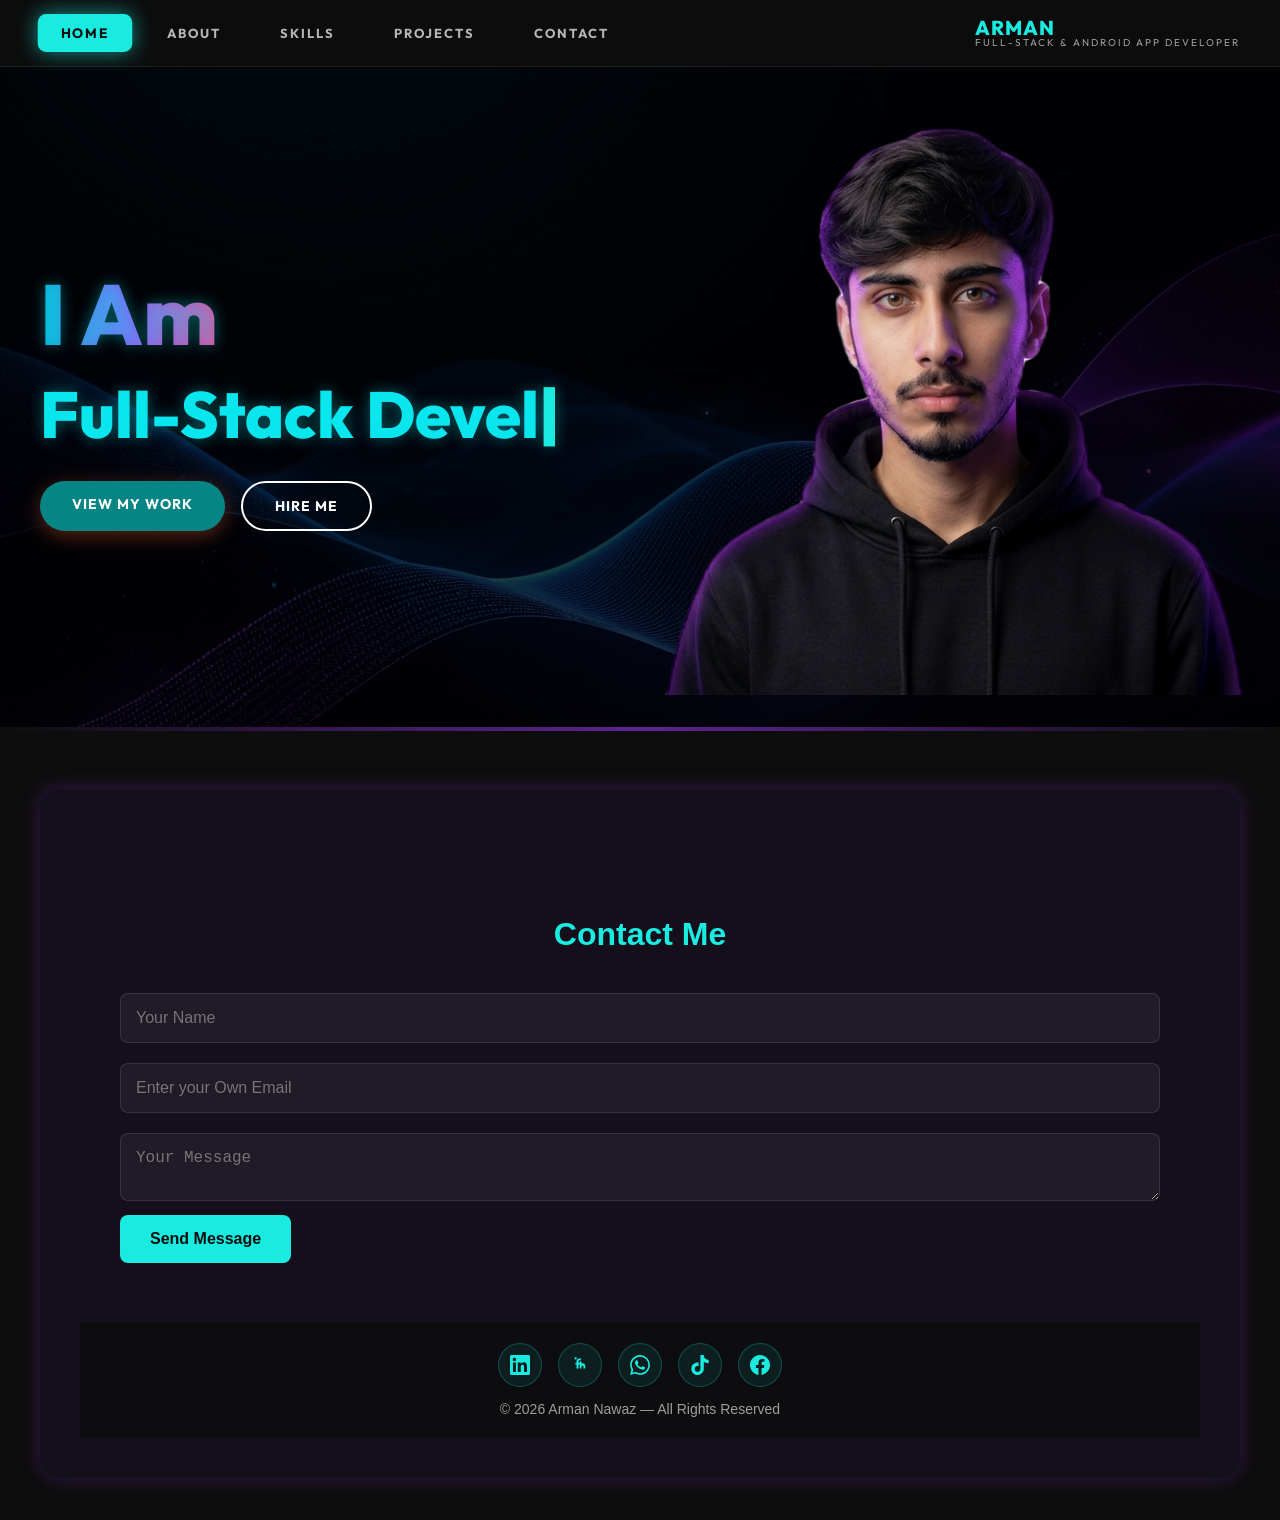
<file: index.html>
<!DOCTYPE html>
<html lang="en">

<head>
  <meta charset="UTF-8" />
  <meta name="viewport" content="width=device-width, initial-scale=1.0" />
  <title>My Portfolio</title>
  <meta name="description" content="Arman Nawaz — Full-Stack & Android App Developer from Pakistan. Building scalable web apps, native Android apps, and complete digital products.">
  <meta property="og:title" content="Arman Nawaz | Full-Stack & Android Developer">
  <meta property="og:description" content="Full-Stack & Android App Developer — Kotlin, React, Node.js, Firebase.">
  <meta property="og:image" content="https://arman.dpdns.org/main.png">
  <meta property="og:url" content="https://arman.dpdns.org/">
  <meta property="og:type" content="website">
  <link rel="icon" type="image/png" href="favicon.png">

  <link rel="preconnect" href="https://fonts.googleapis.com">
  <link rel="preconnect" href="https://fonts.gstatic.com" crossorigin>
  <link href="https://fonts.googleapis.com/css2?family=Outfit:wght@300;400;600;700;800&display=swap" rel="stylesheet">
  <link rel="stylesheet" href="home.css">
</head>

<body>

  <!-- Navigation -->
  <nav>
    <div class="nav-links-desktop">
      <a href="index.html" class="active">Home</a>
      <a href="about.html">About</a>
      <a href="skills.html">Skills</a>
      <a href="project.html">Projects</a>
      <a href="contact.html">Contact</a>
    </div>

    <div class="logo">
      Arman
      <span class="subtitle">Full-Stack & Android App Developer</span>
    </div>

    <input type="checkbox" id="menu-toggle" class="menu-toggle">
    <label for="menu-toggle" class="hamburger">
      <span></span>
      <span></span>
      <span></span>
    </label>
    <div class="nav-links">
      <a href="index.html" class="active">Home</a>
      <a href="about.html">About</a>
      <a href="skills.html">Skills</a>
      <a href="project.html">Projects</a>
      <a href="contact.html">Contact</a>
    </div>
  </nav>

  <!-- Home Section -->
  <section class="hero" id="home">
    <div class="hero-left">
      <h1>
        <span class="intro">I Am</span><br>
        <span id="typed-text"></span><span class="cursor">|</span>
      </h1>

      <!-- NEW: call-to-action buttons -->
      <div class="hero-cta">
        <a href="project.html" class="btn-primary-cta">View My Work</a>
        <a href="contact.html" class="btn-secondary-cta">Hire Me</a>
      </div>
    </div>

    <div class="hero-right">
      <img src="main.png" alt="My Picture">
      <div class="mobile-badge">Full-Stack & Android App Developer</div>
    </div>
  </section>
  <hr>
  <br>
  

  <div class="contact-wrapper">
    <!-- Contact Section -->
    <section class="section contact" id="contact">
      <h2>Contact Me</h2>

      <form action="https://formspree.io/f/xgvqyeon" method="POST">
        <input type="text" name="name" placeholder="Your Name" required>

        <input type="email" name="email" placeholder="Enter your Own Email" required>

        <textarea name="message" placeholder="Your Message" required></textarea>

        <button type="submit">Send Message</button>
      </form>
    </section>

    <!-- Footer -->
    <footer>
      <div class="social-icons-row">
        <a href="https://www.linkedin.com/in/YOUR-LINKEDIN-USERNAME" target="_blank"
           rel="noopener" aria-label="LinkedIn" class="social-icon-link">
          <svg viewBox="0 0 24 24" width="20" height="20" fill="#1aebe0"><path d="M20.447 20.452h-3.554v-5.569c0-1.328-.027-3.037-1.852-3.037-1.853 0-2.136 1.445-2.136 2.939v5.667H9.351V9h3.414v1.561h.046c.477-.9 1.637-1.85 3.37-1.85 3.601 0 4.267 2.37 4.267 5.455v6.286zM5.337 7.433c-1.144 0-2.063-.926-2.063-2.065 0-1.138.92-2.063 2.063-2.063 1.14 0 2.064.925 2.064 2.063 0 1.139-.925 2.065-2.064 2.065zm1.782 13.019H3.555V9h3.564v11.452zM22.225 0H1.771C.792 0 0 .774 0 1.729v20.542C0 23.227.792 24 1.771 24h20.451C23.2 24 24 23.227 24 22.271V1.729C24 .774 23.2 0 22.222 0h.003z"/></svg>
        </a>
        <a href="https://www.fiverr.com/devbyarman" target="_blank"
           rel="noopener" aria-label="Fiverr" class="social-icon-link">
          <svg viewBox="0 0 24 24" width="20" height="20" fill="#1aebe0"><path d="M16.25 16.25v-2.1c0-.98-.67-1.4-1.4-1.4h-1.05v3.5h-2.1V7.75h2.1v2.1h1.05c2.05 0 3.5 1.25 3.5 3.5v2.9h-2.1zm-8.4 0v-4.9h-1.4v-2.1h1.4V7.75c0-1.95 1.3-3.5 3.5-3.5h1.75v2.1h-1.4c-.95 0-1.4.45-1.4 1.4v1.5h2.8v2.1h-2.8v4.9h-2.45zm-1.05-13.65c.78 0 1.4.63 1.4 1.4s-.62 1.4-1.4 1.4-1.4-.62-1.4-1.4.62-1.4 1.4-1.4z"/></svg>
        </a>
        <a href="https://wa.me/923312756193" target="_blank"
           rel="noopener" aria-label="WhatsApp" class="social-icon-link">
          <svg viewBox="0 0 24 24" width="20" height="20" fill="#1aebe0"><path d="M17.472 14.382c-.297-.149-1.758-.867-2.03-.967-.273-.099-.471-.148-.67.15-.197.297-.767.966-.94 1.164-.173.199-.347.223-.644.075-.297-.15-1.255-.463-2.39-1.475-.883-.788-1.48-1.761-1.653-2.059-.173-.297-.018-.458.13-.606.134-.133.298-.347.446-.52.149-.174.198-.298.298-.497.099-.198.05-.371-.025-.52-.075-.149-.669-1.612-.916-2.207-.242-.579-.487-.5-.669-.51-.173-.008-.371-.01-.57-.01-.198 0-.52.074-.792.372-.272.297-1.04 1.016-1.04 2.479 0 1.462 1.065 2.875 1.213 3.074.149.198 2.096 3.2 5.077 4.487.709.306 1.262.489 1.694.625.712.227 1.36.195 1.871.118.571-.085 1.758-.719 2.006-1.413.248-.694.248-1.289.173-1.413-.074-.124-.272-.198-.57-.347m-5.421 7.403h-.004a9.87 9.87 0 01-5.031-1.378l-.361-.214-3.741.982.998-3.648-.235-.374a9.86 9.86 0 01-1.51-5.26c.001-5.45 4.436-9.884 9.888-9.884 2.64 0 5.122 1.03 6.988 2.898a9.825 9.825 0 012.893 6.994c-.003 5.45-4.437 9.884-9.885 9.884m8.413-18.297A11.815 11.815 0 0012.05 0C5.495 0 .16 5.335.157 11.892c0 2.096.547 4.142 1.588 5.945L.057 24l6.305-1.654a11.882 11.882 0 005.683 1.448h.005c6.554 0 11.89-5.335 11.893-11.893a11.821 11.821 0 00-3.48-8.413z"/></svg>
        </a>
        <a href="https://www.tiktok.com/@webyarman" target="_blank"
           rel="noopener" aria-label="TikTok" class="social-icon-link">
          <svg viewBox="0 0 24 24" width="20" height="20" fill="#1aebe0"><path d="M12.525.02c1.31-.02 2.61-.01 3.91-.02.08 1.53.63 3.09 1.75 4.17 1.12 1.11 2.7 1.62 4.24 1.79v4.03c-1.44-.05-2.89-.35-4.2-.97-.57-.26-1.1-.59-1.62-.93-.01 2.92.01 5.84-.02 8.75-.08 1.4-.54 2.79-1.35 3.94-1.31 1.92-3.58 3.17-5.91 3.21-1.43.08-2.86-.31-4.08-1.03-2.02-1.19-3.44-3.37-3.65-5.71-.02-.5-.03-1-.01-1.49.18-1.9 1.12-3.72 2.58-4.96 1.66-1.44 3.98-2.13 6.15-1.72.02 1.48-.04 2.96-.04 4.44-.99-.32-2.15-.23-3.02.37-.63.41-1.11 1.04-1.36 1.75-.21.51-.15 1.07-.14 1.61.24 1.64 1.82 3.02 3.5 3.04 1.12.01 2.19-.66 2.77-1.61.19-.33.4-.67.41-1.06.1-1.79.06-3.57.07-5.36.01-4.03-.01-8.05.02-12.07z"/></svg>
        </a>
        <a href="https://www.facebook.com/profile.php?id=100069053035231&mibextid=ZbWKwL" target="_blank"
           rel="noopener" aria-label="Facebook" class="social-icon-link">
          <svg viewBox="0 0 24 24" width="20" height="20" fill="#1aebe0"><path d="M24 12.073c0-6.627-5.373-12-12-12s-12 5.373-12 12c0 5.99 4.388 10.954 10.125 11.854v-8.385H7.078v-3.47h3.047V9.43c0-3.007 1.792-4.669 4.533-4.669 1.312 0 2.686.235 2.686.235v2.953H15.83c-1.491 0-1.956.925-1.956 1.874v2.25h3.328l-.532 3.47h-2.796v8.385C19.612 23.027 24 18.062 24 12.073z"/></svg>
        </a>
      </div>
      <p class="footer-text">© 2026 Arman Nawaz — All Rights Reserved</p>
    </footer>
  </div>

  <script>
    const texts = [
      "Full-Stack Developer",
      "Software Engineer",
      "Web & Mobile app Developer",
      "Node.js Expert",
      "Android App Developer",
      "Backend Developer",
      "Platform Architect",
      "I can create the best website & APP for your needs"
    ];

    let currentText = 0;
    let charIndex = 0;
    const typedText = document.getElementById("typed-text");

    function type() {
      if (charIndex < texts[currentText].length) {
        typedText.textContent += texts[currentText].charAt(charIndex);
        charIndex++;
        setTimeout(type, 90);
      } else {
        setTimeout(deleteText, 1500);
      }
    }

    function deleteText() {
      if (charIndex > 0) {
        typedText.textContent = texts[currentText].substring(0, charIndex - 1);
        charIndex--;
        setTimeout(deleteText, 50);
      } else {
        currentText = (currentText + 1) % texts.length;
        setTimeout(type, 90);
      }
    }

    type();
  </script>

</body>

</html>
</file>
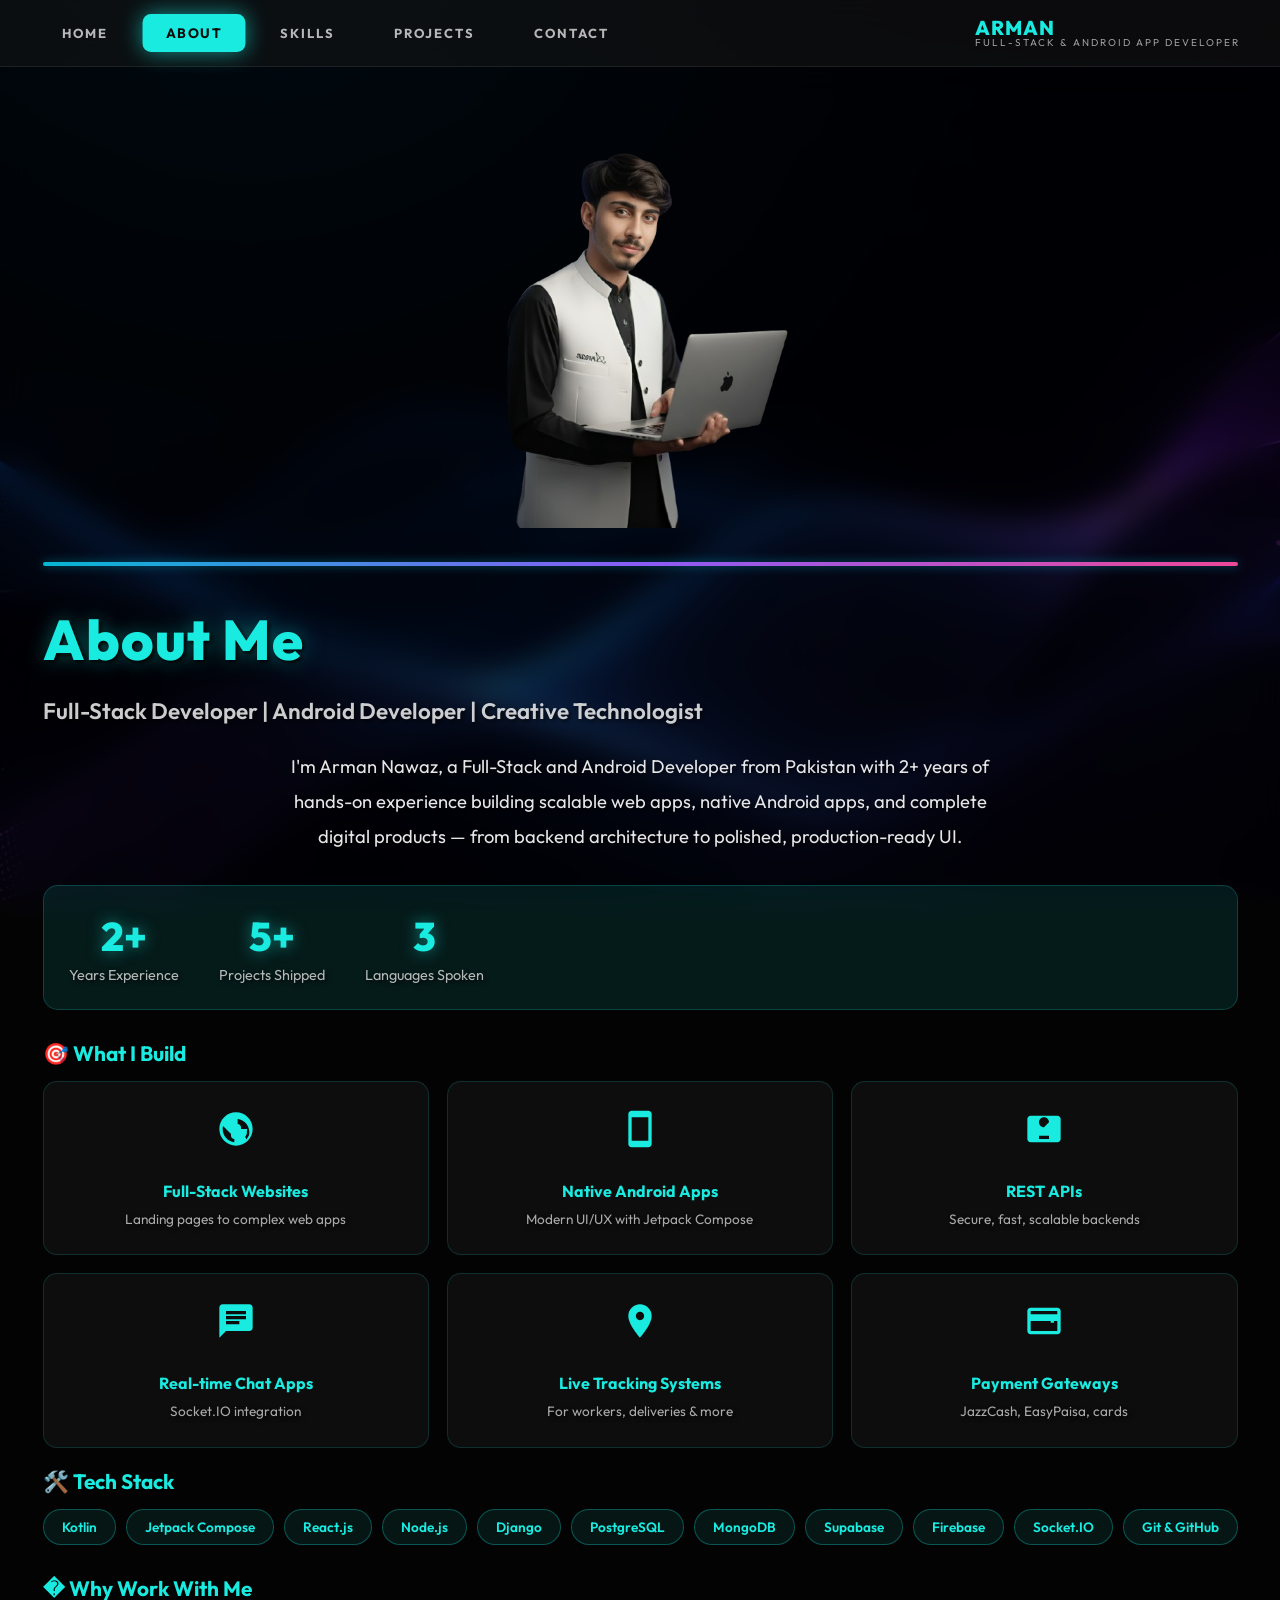
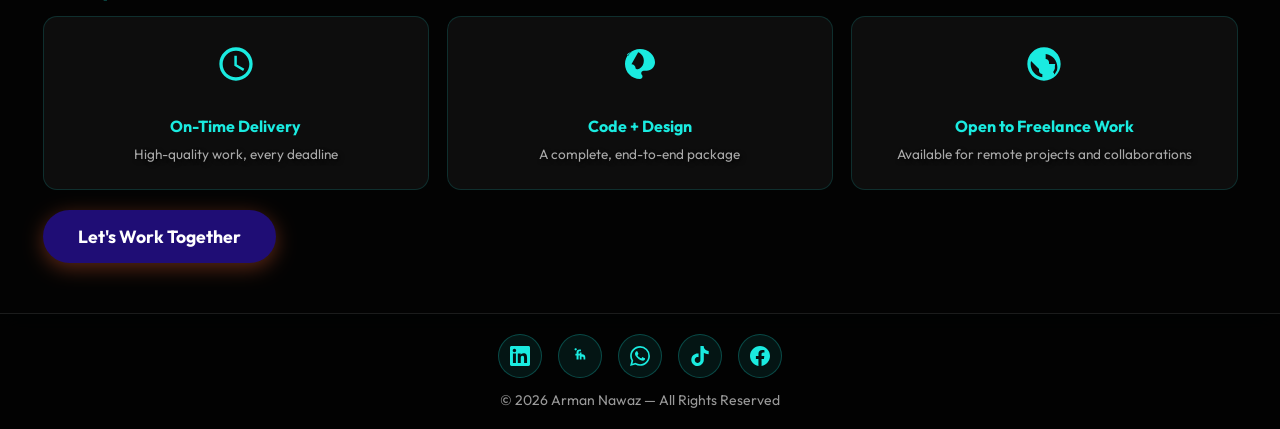
<file: about.html>
<!DOCTYPE html>
<html lang="en">

<head>
  <meta charset="UTF-8">
  <meta name="viewport" content="width=device-width, initial-scale=1.0">
  <title>About Me</title>
  <meta name="description" content="Learn more about Arman Nawaz — Full-Stack & Android Developer from Pakistan with 2+ years of experience in Kotlin, React, Node.js, and Firebase.">
  <meta property="og:title" content="About Me — Arman Nawaz">
  <meta property="og:description" content="Full-Stack & Android Developer — Kotlin, React, Node.js, Firebase. 2+ years experience building scalable applications.">
  <meta property="og:image" content="https://arman.dpdns.org/main.png">
  <meta property="og:url" content="https://arman.dpdns.org/about.html">
  <meta property="og:type" content="website">
  <link rel="icon" type="image/png" href="favicon.png">
  <link rel="preconnect" href="https://fonts.googleapis.com">
  <link rel="preconnect" href="https://fonts.gstatic.com" crossorigin>
  <link href="https://fonts.googleapis.com/css2?family=Outfit:wght@300;400;600;700;800&display=swap" rel="stylesheet">
  <link rel="stylesheet" href="about.css">
</head>

<body>

  <!-- FIX: replaced old left-sidebar nav with the same top nav + hamburger menu used on Home page, for consistency across all pages -->
  <nav>
    <div class="nav-links-desktop">
      <a href="index.html">Home</a>
      <a href="about.html" class="active">About</a>
      <a href="skills.html">Skills</a>
      <a href="project.html">Projects</a>
      <a href="index.html#contact">Contact</a>
    </div>

    <div class="logo">
      Arman
      <span class="subtitle">Full-Stack & Android App Developer</span>
    </div>

    <input type="checkbox" id="menu-toggle" class="menu-toggle">
    <label for="menu-toggle" class="hamburger">
      <span></span>
      <span></span>
      <span></span>
    </label>
    <div class="nav-links">
      <a href="index.html">Home</a>
      <a href="about.html" class="active">About</a>
      <a href="skills.html">Skills</a>
      <a href="project.html">Projects</a>
      <a href="index.html#contact">Contact</a>
    </div>
  </nav>

  <div class="section">
    <div class="about-container">
      <div class="about-image">
        <img src="222222222.png" alt="Arman Nawaz">
      </div>
      <div class="about-text">
        <hr>
        <h1>About Me</h1>
        <h3>Full-Stack Developer | Android Developer | Creative Technologist</h3>

        <p class="about-intro">
          I'm Arman Nawaz, a Full-Stack and Android Developer from Pakistan
          with 2+ years of hands-on experience building scalable web apps,
          native Android apps, and complete digital products — from backend
          architecture to polished, production-ready UI.
        </p>

        <div class="about-stats">
          <div class="stat"><span class="number">2+</span><span class="label">Years Experience</span></div>
          <div class="stat"><span class="number">5+</span><span class="label">Projects Shipped</span></div>
          <div class="stat"><span class="number">3</span><span class="label">Languages Spoken</span></div>
        </div>

        <h4>🎯 What I Build</h4>
        <div class="about-card-grid">
          <div class="about-card"><i class="icon"><svg viewBox="0 0 24 24" width="32" height="32" fill="#1aebe0"><path d="M12 2C6.48 2 2 6.48 2 12s4.48 10 10 10 10-4.48 10-10S17.52 2 12 2zm-1 17.93c-3.95-.49-7-3.85-7-7.93 0-.62.08-1.21.21-1.79L9 15v1c0 1.1.9 2 2 2v1.93zm6.9-2.54c-.26-.81-1-1.39-1.9-1.39-.1 0-.2.02-.29.06l-2.15.92c-.64.28-1.07.92-1.07 1.63V19c0 .36.07.7.19 1.01 2.91-.7 5.2-2.91 5.9-5.61-.05-.19-.07-.38-.07-.57 0-.62.08-1.21.21-1.79L15 12v-1c0-1.1-.9-2-2-2V6.07c3.95.49 7 3.85 7 7.93 0 .62-.08 1.21-.21 1.79l-1.49 2.54z"/></svg></i><h5>Full-Stack Websites</h5><p>Landing pages to complex web apps</p></div>
          <div class="about-card"><i class="icon"><svg viewBox="0 0 24 24" width="32" height="32" fill="#1aebe0"><path d="M17 1.01L7 1c-1.1 0-2 .9-2 2v18c0 1.1.9 2 2 2h10c1.1 0 2-.9 2-2V3c0-1.1-.9-1.99-2-1.99zM17 19H7V5h10v14z"/></svg></i><h5>Native Android Apps</h5><p>Modern UI/UX with Jetpack Compose</p></div>
          <div class="about-card"><i class="icon"><svg viewBox="0 0 24 24" width="32" height="32" fill="#1aebe0"><path d="M20 4H4c-1.1 0-1.99.9-1.99 2L2 18c0 1.1.9 2 2 2h16c1.1 0 2-.9 2-2V6c0-1.1-.9-2-2-2zm-5 14H9v-2h6v2zm-3-7c-1.66 0-3-1.34-3-3s1.34-3 3-3 3 1.34 3 3-3zm3-1h-6v-2h6v2z"/></svg></i><h5>REST APIs</h5><p>Secure, fast, scalable backends</p></div>
          <div class="about-card"><i class="icon"><svg viewBox="0 0 24 24" width="32" height="32" fill="#1aebe0"><path d="M20 2H4c-1.1 0-2 .9-2 2v18l4-4h14c1.1 0 2-.9 2-2V4c0-1.1-.9-2-2-2zM6 9h12v2H6V9zm8 5H6v-2h8v2zm4-6H6V6h12v2z"/></svg></i><h5>Real-time Chat Apps</h5><p>Socket.IO integration</p></div>
          <div class="about-card"><i class="icon"><svg viewBox="0 0 24 24" width="32" height="32" fill="#1aebe0"><path d="M12 2C8.13 2 5 5.13 5 9c0 5.25 7 13 7 13s7-7.75 7-13c0-3.87-3.13-7-7-7zm0 9.5c-1.38 0-2.5-1.12-2.5-2.5s1.12-2.5 2.5-2.5 2.5 1.12 2.5 2.5-1.12 2.5-2.5 2.5z"/></svg></i><h5>Live Tracking Systems</h5><p>For workers, deliveries & more</p></div>
          <div class="about-card"><i class="icon"><svg viewBox="0 0 24 24" width="32" height="32" fill="#1aebe0"><path d="M20 4H4c-1.11 0-1.99.89-1.99 2L2 18c0 1.11.89 2 2 2h16c1.11 0 2-.89 2-2V6c0-1.11-.89-2-2-2zm0 14H4v-6h16v6zm0-10H4V6h16v2zm-2 3h-2v2h2v-2z"/></svg></i><h5>Payment Gateways</h5><p>JazzCash, EasyPaisa, cards</p></div>
        </div>

        <h4>🛠️ Tech Stack</h4>
        <div class="tech-badge-row">
          <span class="tech-badge">Kotlin</span>
          <span class="tech-badge">Jetpack Compose</span>
          <span class="tech-badge">React.js</span>
          <span class="tech-badge">Node.js</span>
          <span class="tech-badge">Django</span>
          <span class="tech-badge">PostgreSQL</span>
          <span class="tech-badge">MongoDB</span>
          <span class="tech-badge">Supabase</span>
          <span class="tech-badge">Firebase</span>
          <span class="tech-badge">Socket.IO</span>
          <span class="tech-badge">Git & GitHub</span>
        </div>

        <h4>� Why Work With Me</h4>
        <div class="about-card-grid three-col">
          <div class="about-card"><i class="icon"><svg viewBox="0 0 24 24" width="32" height="32" fill="#1aebe0"><path d="M11.99 2C6.47 2 2 6.48 2 12s4.47 10 9.99 10C17.52 22 22 17.52 22 12S17.52 2 11.99 2zM12 20c-4.42 0-8-3.58-8-8s3.58-8 8-8 8 3.58 8 8-3.58 8-8 8zm.5-13H11v6l5.25 3.15.75-1.23-4.5-2.67z"/></svg></i><h5>On-Time Delivery</h5><p>High-quality work, every deadline</p></div>
          <div class="about-card"><i class="icon"><svg viewBox="0 0 24 24" width="32" height="32" fill="#1aebe0"><path d="M12 3c-4.97 0-9 4.03-9 9s4.03 9 9 9c.83 0 1.5-.67 1.5-1.5 0-.39-.15-.74-.39-1.01-.23-.26-.38-.61-.38-.99 0-.83.67-1.5 1.5-1.5H16c2.76 0 5-2.24 5-5 0-4.42-4.03-8-9-8-3.5 0-6.48 2.22-7.7 5.32-.13.33.03.7.36.43.04.09.1.14.17.14.38 0 .69-.31.69-.69 0-.27-.17-.52-.41-.61C2.85 6.62 5.5 4.5 8.8 4.5c3.03 0 5.5 2.47 5.5 5.5 0 1.97-1.03 3.83-2.7 4.9-.29.18-.65.29-1 .29-.7 0-1.36-.34-1.77-.89-.19-.25-.45-.37-.72-.37-.55 0-1 .45-1 1 0 .56.14 1.09.4 1.56-.1.15-.21.3-.34.44 1.06-.22 2.21-.93 2.21-2.24 0-1.38-1.12-2.5-2.5-2.5z"/></svg></i><h5>Code + Design</h5><p>A complete, end-to-end package</p></div>
          <div class="about-card"><i class="icon"><svg viewBox="0 0 24 24" width="32" height="32" fill="#1aebe0"><path d="M12 2C6.48 2 2 6.48 2 12s4.48 10 10 10 10-4.48 10-10S17.52 2 12 2zm-1 17.93c-3.95-.49-7-3.85-7-7.93 0-.62.08-1.21.21-1.79L9 15v1c0 1.1.9 2 2 2v1.93zm6.9-2.54c-.26-.81-1-1.39-1.9-1.39-.1 0-.2.02-.29.06l-2.15.92c-.64.28-1.07.92-1.07 1.63V19c0 .36.07.7.19 1.01 2.91-.7 5.2-2.91 5.9-5.61-.05-.19-.07-.38-.07-.57 0-.62.08-1.21.21-1.79L15 12v-1c0-1.1-.9-2-2-2V6.07c3.95.49 7 3.85 7 7.93 0 .62-.08 1.21-.21 1.79l-1.49 2.54z"/></svg></i><h5>Open to Freelance Work</h5><p>Available for remote projects and collaborations</p></div>
        </div>

        <a href="contact.html" class="btn">Let's Work Together</a>

        <br>

      </div>  <!-- closes .about-text -->
    </div>  <!-- closes .about-container -->
  </div>  <!-- closes .section -->

  <footer>
    <div class="social-icons-row">
      <a href="https://www.linkedin.com/in/YOUR-LINKEDIN-USERNAME" target="_blank"
         rel="noopener" aria-label="LinkedIn" class="social-icon-link">
        <svg viewBox="0 0 24 24" width="20" height="20" fill="#1aebe0"><path d="M20.447 20.452h-3.554v-5.569c0-1.328-.027-3.037-1.852-3.037-1.853 0-2.136 1.445-2.136 2.939v5.667H9.351V9h3.414v1.561h.046c.477-.9 1.637-1.85 3.37-1.85 3.601 0 4.267 2.37 4.267 5.455v6.286zM5.337 7.433c-1.144 0-2.063-.926-2.063-2.065 0-1.138.92-2.063 2.063-2.063 1.14 0 2.064.925 2.064 2.063 0 1.139-.925 2.065-2.064 2.065zm1.782 13.019H3.555V9h3.564v11.452zM22.225 0H1.771C.792 0 0 .774 0 1.729v20.542C0 23.227.792 24 1.771 24h20.451C23.2 24 24 23.227 24 22.271V1.729C24 .774 23.2 0 22.222 0h.003z"/></svg>
      </a>
      <a href="https://www.fiverr.com/devbyarman" target="_blank"
         rel="noopener" aria-label="Fiverr" class="social-icon-link">
        <svg viewBox="0 0 24 24" width="20" height="20" fill="#1aebe0"><path d="M16.25 16.25v-2.1c0-.98-.67-1.4-1.4-1.4h-1.05v3.5h-2.1V7.75h2.1v2.1h1.05c2.05 0 3.5 1.25 3.5 3.5v2.9h-2.1zm-8.4 0v-4.9h-1.4v-2.1h1.4V7.75c0-1.95 1.3-3.5 3.5-3.5h1.75v2.1h-1.4c-.95 0-1.4.45-1.4 1.4v1.5h2.8v2.1h-2.8v4.9h-2.45zm-1.05-13.65c.78 0 1.4.63 1.4 1.4s-.62 1.4-1.4 1.4-1.4-.62-1.4-1.4.62-1.4 1.4-1.4z"/></svg>
      </a>
      <a href="https://wa.me/923312756193" target="_blank"
         rel="noopener" aria-label="WhatsApp" class="social-icon-link">
        <svg viewBox="0 0 24 24" width="20" height="20" fill="#1aebe0"><path d="M17.472 14.382c-.297-.149-1.758-.867-2.03-.967-.273-.099-.471-.148-.67.15-.197.297-.767.966-.94 1.164-.173.199-.347.223-.644.075-.297-.15-1.255-.463-2.39-1.475-.883-.788-1.48-1.761-1.653-2.059-.173-.297-.018-.458.13-.606.134-.133.298-.347.446-.52.149-.174.198-.298.298-.497.099-.198.05-.371-.025-.52-.075-.149-.669-1.612-.916-2.207-.242-.579-.487-.5-.669-.51-.173-.008-.371-.01-.57-.01-.198 0-.52.074-.792.372-.272.297-1.04 1.016-1.04 2.479 0 1.462 1.065 2.875 1.213 3.074.149.198 2.096 3.2 5.077 4.487.709.306 1.262.489 1.694.625.712.227 1.36.195 1.871.118.571-.085 1.758-.719 2.006-1.413.248-.694.248-1.289.173-1.413-.074-.124-.272-.198-.57-.347m-5.421 7.403h-.004a9.87 9.87 0 01-5.031-1.378l-.361-.214-3.741.982.998-3.648-.235-.374a9.86 9.86 0 01-1.51-5.26c.001-5.45 4.436-9.884 9.888-9.884 2.64 0 5.122 1.03 6.988 2.898a9.825 9.825 0 012.893 6.994c-.003 5.45-4.437 9.884-9.885 9.884m8.413-18.297A11.815 11.815 0 0012.05 0C5.495 0 .16 5.335.157 11.892c0 2.096.547 4.142 1.588 5.945L.057 24l6.305-1.654a11.882 11.882 0 005.683 1.448h.005c6.554 0 11.89-5.335 11.893-11.893a11.821 11.821 0 00-3.48-8.413z"/></svg>
      </a>
      <a href="https://www.tiktok.com/@webyarman" target="_blank"
         rel="noopener" aria-label="TikTok" class="social-icon-link">
        <svg viewBox="0 0 24 24" width="20" height="20" fill="#1aebe0"><path d="M12.525.02c1.31-.02 2.61-.01 3.91-.02.08 1.53.63 3.09 1.75 4.17 1.12 1.11 2.7 1.62 4.24 1.79v4.03c-1.44-.05-2.89-.35-4.2-.97-.57-.26-1.1-.59-1.62-.93-.01 2.92.01 5.84-.02 8.75-.08 1.4-.54 2.79-1.35 3.94-1.31 1.92-3.58 3.17-5.91 3.21-1.43.08-2.86-.31-4.08-1.03-2.02-1.19-3.44-3.37-3.65-5.71-.02-.5-.03-1-.01-1.49.18-1.9 1.12-3.72 2.58-4.96 1.66-1.44 3.98-2.13 6.15-1.72.02 1.48-.04 2.96-.04 4.44-.99-.32-2.15-.23-3.02.37-.63.41-1.11 1.04-1.36 1.75-.21.51-.15 1.07-.14 1.61.24 1.64 1.82 3.02 3.5 3.04 1.12.01 2.19-.66 2.77-1.61.19-.33.4-.67.41-1.06.1-1.79.06-3.57.07-5.36.01-4.03-.01-8.05.02-12.07z"/></svg>
      </a>
      <a href="https://www.facebook.com/profile.php?id=100069053035231&mibextid=ZbWKwL" target="_blank"
         rel="noopener" aria-label="Facebook" class="social-icon-link">
        <svg viewBox="0 0 24 24" width="20" height="20" fill="#1aebe0"><path d="M24 12.073c0-6.627-5.373-12-12-12s-12 5.373-12 12c0 5.99 4.388 10.954 10.125 11.854v-8.385H7.078v-3.47h3.047V9.43c0-3.007 1.792-4.669 4.533-4.669 1.312 0 2.686.235 2.686.235v2.953H15.83c-1.491 0-1.956.925-1.956 1.874v2.25h3.328l-.532 3.47h-2.796v8.385C19.612 23.027 24 18.062 24 12.073z"/></svg>
      </a>
    </div>
    <p class="footer-text">© 2026 Arman Nawaz — All Rights Reserved</p>
  </footer>

</body>

</html>
</file>
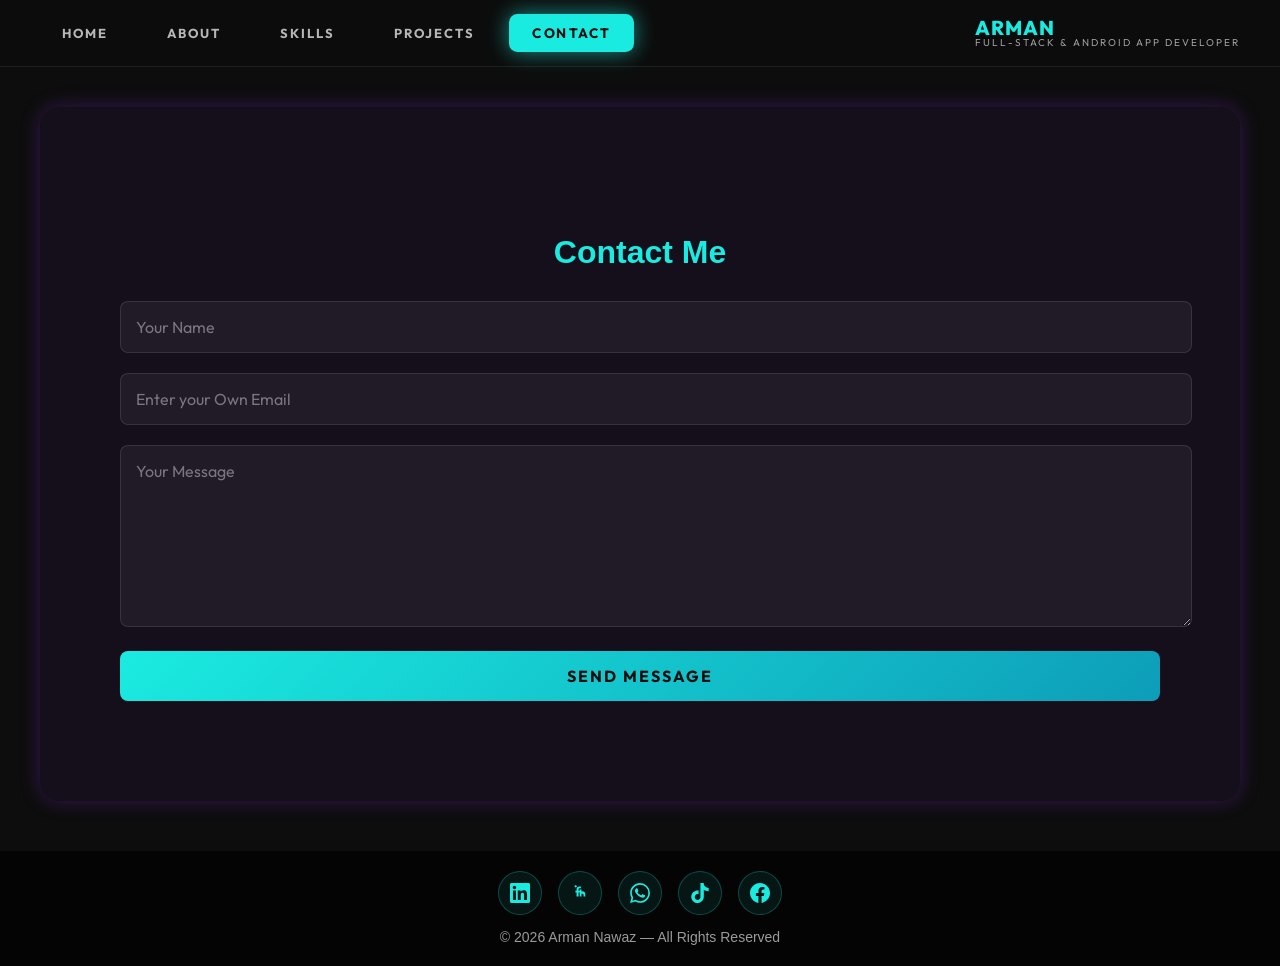
<file: contact.html>
<!DOCTYPE html>
<html lang="en">

<head>
  <meta charset="UTF-8" />
  <meta name="viewport" content="width=device-width, initial-scale=1.0" />
  <title>Contact Me - My Portfolio</title>
  <meta name="description" content="Contact Arman Nawaz — Full-Stack & Android Developer. Get in touch for web development, Android apps, and digital projects.">
  <meta property="og:title" content="Contact Me — Arman Nawaz">
  <meta property="og:description" content="Get in touch for web development, Android apps, and digital projects. Available for freelance work.">
  <meta property="og:image" content="https://arman.dpdns.org/main.png">
  <meta property="og:url" content="https://arman.dpdns.org/contact.html">
  <meta property="og:type" content="website">
  <link rel="icon" type="image/png" href="favicon.png">

  <link rel="preconnect" href="https://fonts.googleapis.com">
  <link rel="preconnect" href="https://fonts.gstatic.com" crossorigin>
  <link href="https://fonts.googleapis.com/css2?family=Outfit:wght@300;400;600;700;800&display=swap" rel="stylesheet">
  <link rel="stylesheet" href="contact.css">
</head>

<body>

  <!-- Navigation -->
  <nav>
    <div class="nav-links-desktop">
      <a href="index.html">Home</a>
      <a href="about.html">About</a>
      <a href="skills.html">Skills</a>
      <a href="project.html">Projects</a>
      <a href="contact.html" class="active">Contact</a>
    </div>

    <div class="logo">
      Arman
      <span class="subtitle">Full-Stack & Android App Developer</span>
    </div>

    <input type="checkbox" id="menu-toggle" class="menu-toggle">
    <label for="menu-toggle" class="hamburger">
      <span></span>
      <span></span>
      <span></span>
    </label>
    <div class="nav-links">
      <a href="index.html">Home</a>
      <a href="about.html">About</a>
      <a href="skills.html">Skills</a>
      <a href="project.html">Projects</a>
      <a href="contact.html" class="active">Contact</a>
    </div>
  </nav>

  <!-- Contact Section -->
  <div class="contact-wrapper">
    <section class="section contact">
      <h2>Contact Me</h2>

      <form action="https://formspree.io/f/xgvqyeon" method="POST" class="contact">
        <input type="text" name="name" placeholder="Your Name" required>

        <input type="email" name="email" placeholder="Enter your Own Email" required>

        <textarea name="message" placeholder="Your Message" required></textarea>

        <button type="submit">Send Message</button>
      </form>
    </section>
  </div>

  <!-- Footer -->
  <footer>
    <div class="social-icons-row">
      <a href="https://www.linkedin.com/in/YOUR-LINKEDIN-USERNAME" target="_blank"
         rel="noopener" aria-label="LinkedIn" class="social-icon-link">
        <svg viewBox="0 0 24 24" width="20" height="20" fill="#1aebe0"><path d="M20.447 20.452h-3.554v-5.569c0-1.328-.027-3.037-1.852-3.037-1.853 0-2.136 1.445-2.136 2.939v5.667H9.351V9h3.414v1.561h.046c.477-.9 1.637-1.85 3.37-1.85 3.601 0 4.267 2.37 4.267 5.455v6.286zM5.337 7.433c-1.144 0-2.063-.926-2.063-2.065 0-1.138.92-2.063 2.063-2.063 1.14 0 2.064.925 2.064 2.063 0 1.139-.925 2.065-2.064 2.065zm1.782 13.019H3.555V9h3.564v11.452zM22.225 0H1.771C.792 0 0 .774 0 1.729v20.542C0 23.227.792 24 1.771 24h20.451C23.2 24 24 23.227 24 22.271V1.729C24 .774 23.2 0 22.222 0h.003z"/></svg>
      </a>
      <a href="https://www.fiverr.com/devbyarman" target="_blank"
         rel="noopener" aria-label="Fiverr" class="social-icon-link">
        <svg viewBox="0 0 24 24" width="20" height="20" fill="#1aebe0"><path d="M16.25 16.25v-2.1c0-.98-.67-1.4-1.4-1.4h-1.05v3.5h-2.1V7.75h2.1v2.1h1.05c2.05 0 3.5 1.25 3.5 3.5v2.9h-2.1zm-8.4 0v-4.9h-1.4v-2.1h1.4V7.75c0-1.95 1.3-3.5 3.5-3.5h1.75v2.1h-1.4c-.95 0-1.4.45-1.4 1.4v1.5h2.8v2.1h-2.8v4.9h-2.45zm-1.05-13.65c.78 0 1.4.63 1.4 1.4s-.62 1.4-1.4 1.4-1.4-.62-1.4-1.4.62-1.4 1.4-1.4z"/></svg>
      </a>
      <a href="https://wa.me/923312756193" target="_blank"
         rel="noopener" aria-label="WhatsApp" class="social-icon-link">
        <svg viewBox="0 0 24 24" width="20" height="20" fill="#1aebe0"><path d="M17.472 14.382c-.297-.149-1.758-.867-2.03-.967-.273-.099-.471-.148-.67.15-.197.297-.767.966-.94 1.164-.173.199-.347.223-.644.075-.297-.15-1.255-.463-2.39-1.475-.883-.788-1.48-1.761-1.653-2.059-.173-.297-.018-.458.13-.606.134-.133.298-.347.446-.52.149-.174.198-.298.298-.497.099-.198.05-.371-.025-.52-.075-.149-.669-1.612-.916-2.207-.242-.579-.487-.5-.669-.51-.173-.008-.371-.01-.57-.01-.198 0-.52.074-.792.372-.272.297-1.04 1.016-1.04 2.479 0 1.462 1.065 2.875 1.213 3.074.149.198 2.096 3.2 5.077 4.487.709.306 1.262.489 1.694.625.712.227 1.36.195 1.871.118.571-.085 1.758-.719 2.006-1.413.248-.694.248-1.289.173-1.413-.074-.124-.272-.198-.57-.347m-5.421 7.403h-.004a9.87 9.87 0 01-5.031-1.378l-.361-.214-3.741.982.998-3.648-.235-.374a9.86 9.86 0 01-1.51-5.26c.001-5.45 4.436-9.884 9.888-9.884 2.64 0 5.122 1.03 6.988 2.898a9.825 9.825 0 012.893 6.994c-.003 5.45-4.437 9.884-9.885 9.884m8.413-18.297A11.815 11.815 0 0012.05 0C5.495 0 .16 5.335.157 11.892c0 2.096.547 4.142 1.588 5.945L.057 24l6.305-1.654a11.882 11.882 0 005.683 1.448h.005c6.554 0 11.89-5.335 11.893-11.893a11.821 11.821 0 00-3.48-8.413z"/></svg>
      </a>
      <a href="https://www.tiktok.com/@webyarman" target="_blank"
         rel="noopener" aria-label="TikTok" class="social-icon-link">
        <svg viewBox="0 0 24 24" width="20" height="20" fill="#1aebe0"><path d="M12.525.02c1.31-.02 2.61-.01 3.91-.02.08 1.53.63 3.09 1.75 4.17 1.12 1.11 2.7 1.62 4.24 1.79v4.03c-1.44-.05-2.89-.35-4.2-.97-.57-.26-1.1-.59-1.62-.93-.01 2.92.01 5.84-.02 8.75-.08 1.4-.54 2.79-1.35 3.94-1.31 1.92-3.58 3.17-5.91 3.21-1.43.08-2.86-.31-4.08-1.03-2.02-1.19-3.44-3.37-3.65-5.71-.02-.5-.03-1-.01-1.49.18-1.9 1.12-3.72 2.58-4.96 1.66-1.44 3.98-2.13 6.15-1.72.02 1.48-.04 2.96-.04 4.44-.99-.32-2.15-.23-3.02.37-.63.41-1.11 1.04-1.36 1.75-.21.51-.15 1.07-.14 1.61.24 1.64 1.82 3.02 3.5 3.04 1.12.01 2.19-.66 2.77-1.61.19-.33.4-.67.41-1.06.1-1.79.06-3.57.07-5.36.01-4.03-.01-8.05.02-12.07z"/></svg>
      </a>
      <a href="https://www.facebook.com/profile.php?id=100069053035231&mibextid=ZbWKwL" target="_blank"
         rel="noopener" aria-label="Facebook" class="social-icon-link">
        <svg viewBox="0 0 24 24" width="20" height="20" fill="#1aebe0"><path d="M24 12.073c0-6.627-5.373-12-12-12s-12 5.373-12 12c0 5.99 4.388 10.954 10.125 11.854v-8.385H7.078v-3.47h3.047V9.43c0-3.007 1.792-4.669 4.533-4.669 1.312 0 2.686.235 2.686.235v2.953H15.83c-1.491 0-1.956.925-1.956 1.874v2.25h3.328l-.532 3.47h-2.796v8.385C19.612 23.027 24 18.062 24 12.073z"/></svg>
      </a>
    </div>
    <p class="footer-text">© 2026 Arman Nawaz — All Rights Reserved</p>
  </footer>

</body>
</html>
</file>
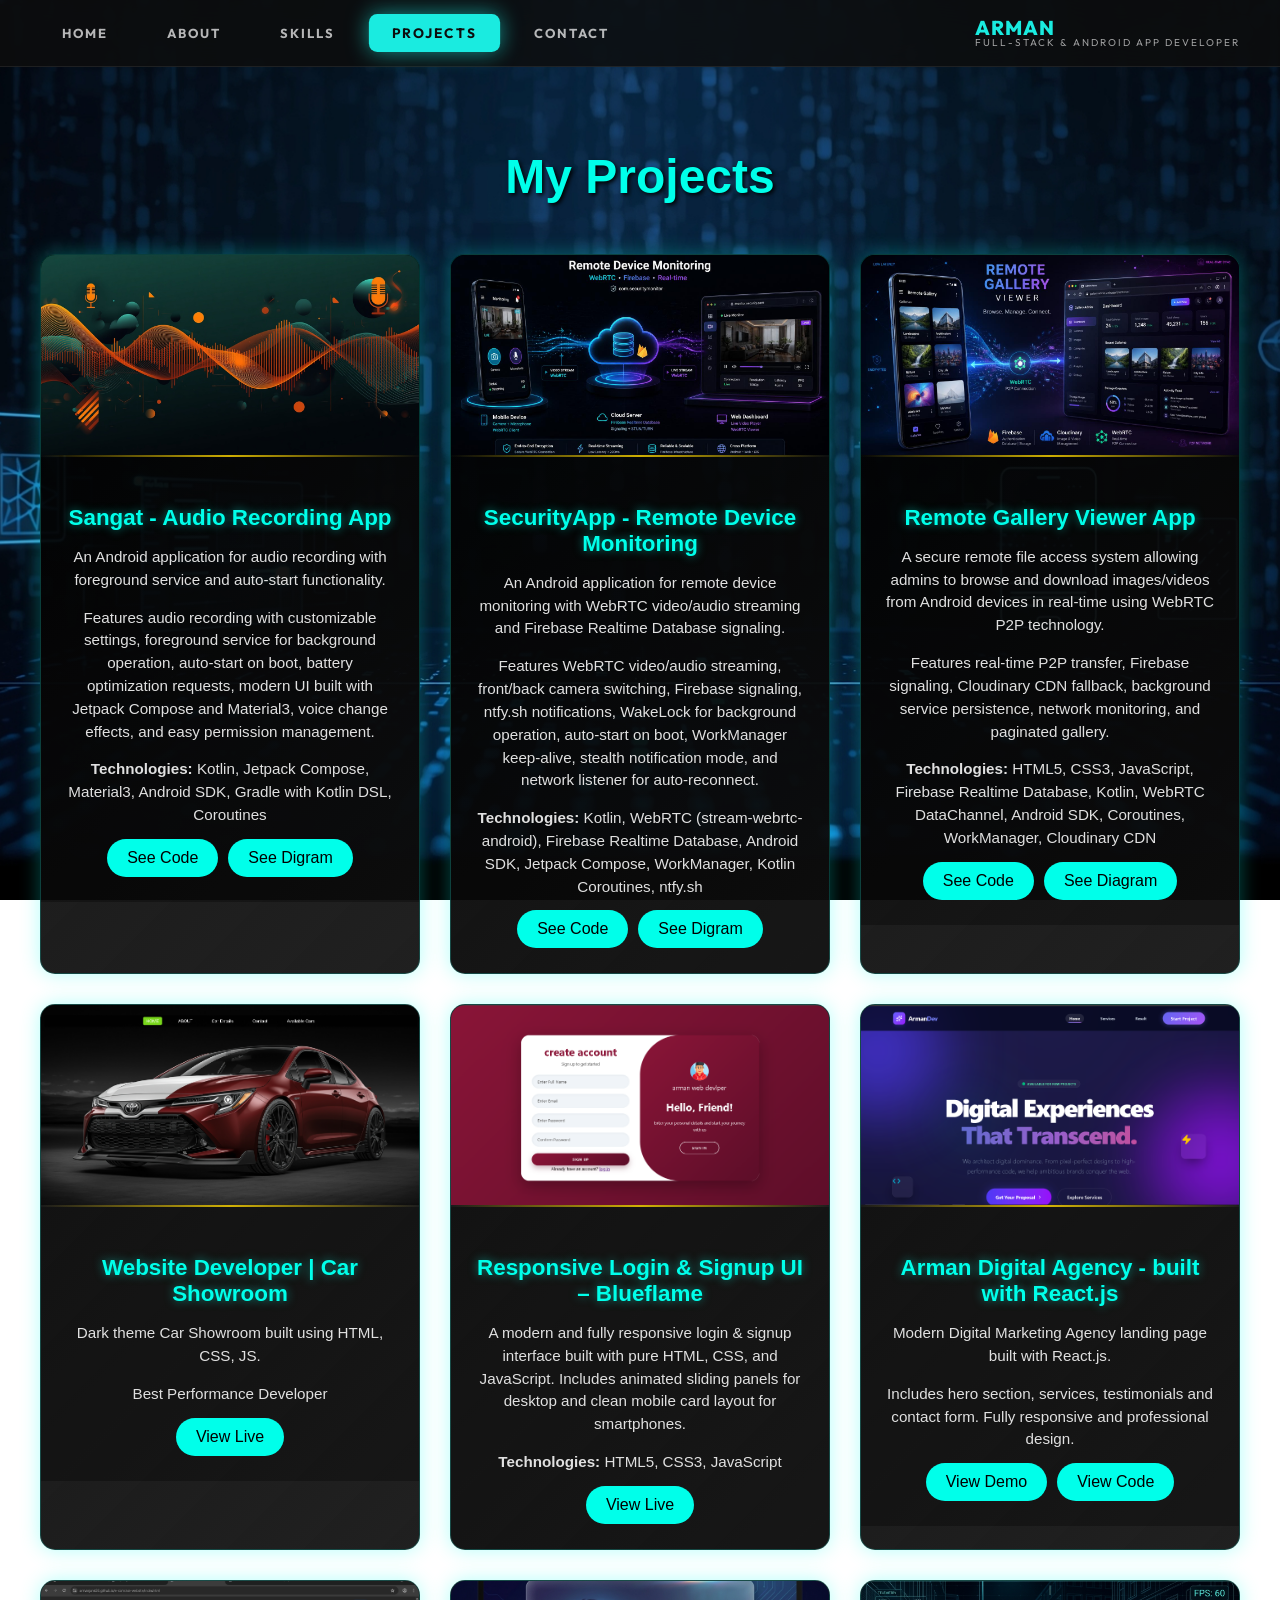
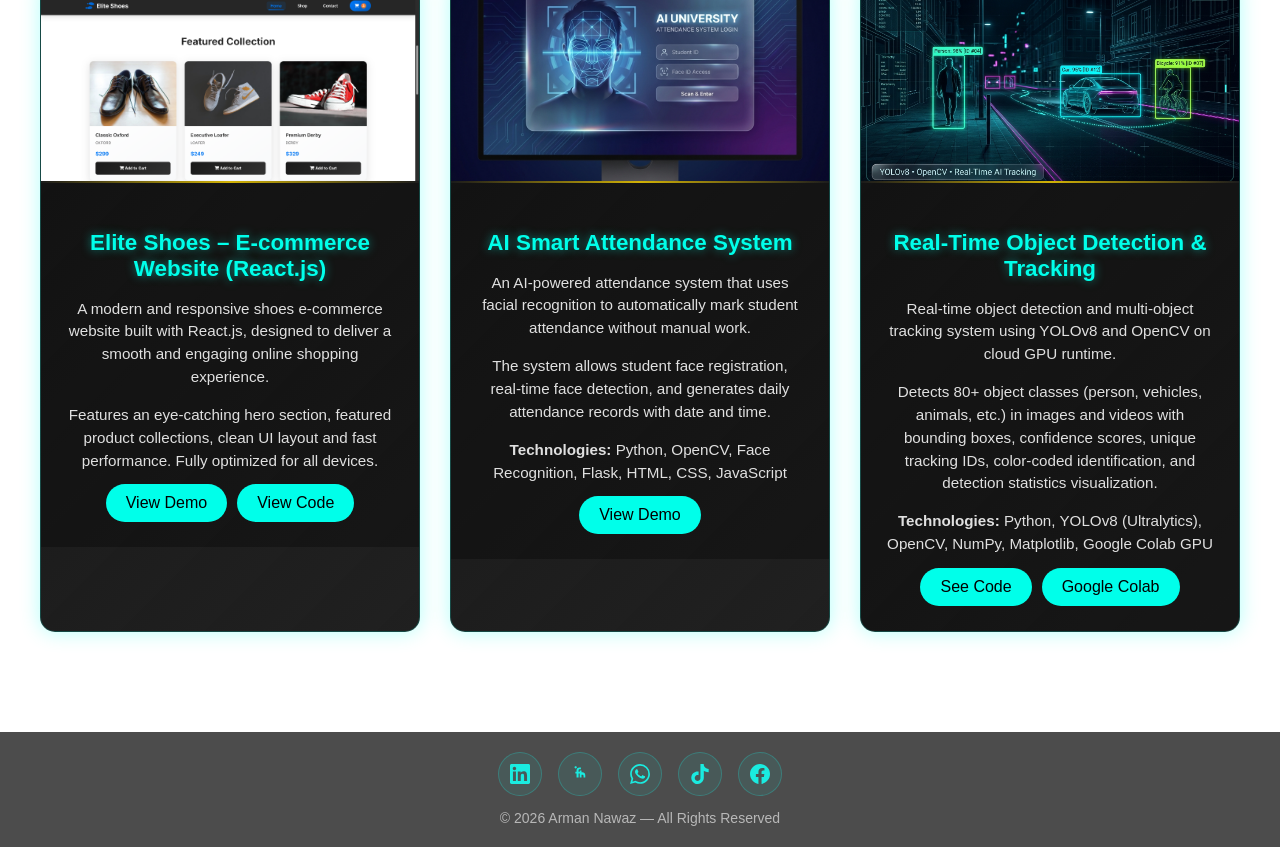
<file: project.html>
<!DOCTYPE html>
<html lang="en">

<head>
  <meta charset="UTF-8">
  <meta name="viewport" content="width=device-width, initial-scale=1.0">
  <title>My Projects</title>
  <meta name="description" content="View Arman Nawaz's portfolio projects — Android apps, web applications, React.js projects, and AI-powered systems.">
  <meta property="og:title" content="My Projects — Arman Nawaz">
  <meta property="og:description" content="Portfolio of Android apps, web applications, React.js projects, and AI-powered systems built by Arman Nawaz.">
  <meta property="og:image" content="https://arman.dpdns.org/main.png">
  <meta property="og:url" content="https://arman.dpdns.org/project.html">
  <meta property="og:type" content="website">
  <link rel="icon" type="image/png" href="favicon.png">
  <link rel="preconnect" href="https://fonts.googleapis.com">
  <link rel="preconnect" href="https://fonts.gstatic.com" crossorigin>
  <link href="https://fonts.googleapis.com/css2?family=Outfit:wght@300;400;600;700;800&display=swap" rel="stylesheet">
  <link rel="stylesheet" href="project.css">
</head>

<body>

  <!-- FIX: same top nav + hamburger as Home/About/Skills pages, replacing the old sidebar nav -->
  <nav>
    <div class="nav-links-desktop">
      <a href="index.html">Home</a>
      <a href="about.html">About</a>
      <a href="skills.html">Skills</a>
      <a href="project.html" class="active">Projects</a>
      <a href="index.html#contact">Contact</a>
    </div>

    <div class="logo">
      Arman
      <span class="subtitle">Full-Stack & Android App Developer</span>
    </div>

    <input type="checkbox" id="menu-toggle" class="menu-toggle">
    <label for="menu-toggle" class="hamburger">
      <span></span>
      <span></span>
      <span></span>
    </label>
    <div class="nav-links">
      <a href="index.html">Home</a>
      <a href="about.html">About</a>
      <a href="skills.html">Skills</a>
      <a href="project.html" class="active">Projects</a>
      <a href="index.html#contact">Contact</a>
    </div>
  </nav>

  <!-- Main Content -->
  <div class="main">
    <h1>My Projects</h1>

    <div class="projects-grid">

      <!-- 1. Sangat - Audio Recording App -->
      <div class="project-card">
        <img src="sangat.jpg" alt="Sangat - Audio Recording App">
        <hr>
        <div class="project-info">
          <h3>Sangat - Audio Recording App</h3>
          <p>
            An Android application for audio recording with foreground service and auto-start functionality.
          </p>
          <p>
            Features audio recording with customizable settings, foreground service for background operation, auto-start on boot, battery optimization requests, modern UI built with Jetpack Compose and Material3, voice change effects, and easy permission management.
          </p>
          <p><strong>Technologies:</strong> Kotlin, Jetpack Compose, Material3, Android SDK, Gradle with Kotlin DSL, Coroutines</p>
          <div class="project-buttons">
            <a href="https://github.com/1111996-stack/Sangat-Android-app" target="_blank">See Code</a>
            <a href="https://drive.google.com/file/d/1Xpv5siPBmfkB7hdaoX7Wca2UGGrKdeKI/view?usp=sharing" target="_blank">See Digram</a>
          </div>
        </div>
      </div>

      <!-- 2. SecurityApp - Remote Device Monitoring -->
      <div class="project-card">
        <img src="portfilei.jpg" alt="SecurityApp - Remote Device Monitoring">
        <hr>
        <div class="project-info">
          <h3>SecurityApp - Remote Device Monitoring</h3>
          <p>
            An Android application for remote device monitoring with WebRTC video/audio streaming and Firebase Realtime Database signaling.
          </p>
          <p>
            Features WebRTC video/audio streaming, front/back camera switching, Firebase signaling, ntfy.sh notifications, WakeLock for background operation, auto-start on boot, WorkManager keep-alive, stealth notification mode, and network listener for auto-reconnect.
          </p>
          <p><strong>Technologies:</strong> Kotlin, WebRTC (stream-webrtc-android), Firebase Realtime Database, Android SDK, Jetpack Compose, WorkManager, Kotlin Coroutines, ntfy.sh</p>
          <div class="project-buttons">
            <a href="https://github.com/1111996-stack/Remote-Camera-Monitor.git" target="_blank">See Code</a>
            <a href="https://drive.google.com/file/d/1plB1j6emfaGUozUDbFpTpMtfRgR8qmoX/view?usp=drive_link" target="_blank">See Digram</a>
          </div>
        </div>
      </div>

      <!-- 3. Remote Gallery Viewer -->
      <div class="project-card">
        <img src="gallry pic.jpg" alt="Remote Gallery Viewer">
        <hr>
        <div class="project-info">
          <h3>Remote Gallery Viewer App</h3>
          <p>
            A secure remote file access system allowing admins to browse and download images/videos from Android devices in real-time using WebRTC P2P technology.
          </p>
          <p>
            Features real-time P2P transfer, Firebase signaling, Cloudinary CDN fallback, background service persistence, network monitoring, and paginated gallery.
          </p>
          <p><strong>Technologies:</strong> HTML5, CSS3, JavaScript, Firebase Realtime Database, Kotlin, WebRTC DataChannel, Android SDK, Coroutines, WorkManager, Cloudinary CDN</p>
          <div class="project-buttons">
            <a href="https://github.com/1111996-stack/remote-gallery-viewer" target="_blank">See Code</a>
            <a href="https://drive.google.com/file/d/1PVwkbDaXiLV8wzmYByyBlRozcDOIlenI/view?usp=sharing" target="_blank">See Diagram</a>
          </div>
        </div>
      </div>

      <!-- 4. Car Showroom Website -->
      <div class="project-card">
        <img src="car-web-pic.png" alt="Portfolio Website">
        <hr>
        <div class="project-info">
          <h3>Website Developer | Car Showroom</h3>
          <p>Dark theme Car Showroom built using HTML, CSS, JS.</p>
          <p>Best Performance Developer</p>
          <div class="project-buttons">
            <a href="https://1111996-stack.github.io/car_website/" target="_blank">View Live</a>
          </div>
        </div>
      </div>


      <!-- 5. Login Signup UI Design -->
      <div class="project-card">
        <img src="my frontend desgin.png" alt="Login Signup UI Design">
        <hr>
        <div class="project-info">
          <h3>Responsive Login & Signup UI – Blueflame</h3>
          <p>
            A modern and fully responsive login & signup interface built with
            pure HTML, CSS, and JavaScript. Includes animated sliding panels
            for desktop and clean mobile card layout for smartphones.
          </p>
          <p><strong>Technologies:</strong> HTML5, CSS3, JavaScript</p>
          <div class="project-buttons">
            <a href="https://armanjan423.github.io/frontend_design/" target="_blank">View Live</a>
          </div>
        </div>
      </div>

      <!-- 6. React.js Digital Agency -->
      <div class="project-card">
        <img src="react.js.png" alt="Arman Digital Agency- built with React.js">
        <hr>
        <div class="project-info">
          <h3>Arman Digital Agency - built with React.js</h3>
          <p>Modern Digital Marketing Agency landing page built with React.js.</p>
          <p>Includes hero section, services, testimonials and contact form. Fully responsive and professional design.</p>
          <div class="project-buttons">
            <a href="https://armanjan423.github.io/my-rect.js_project/" target="_blank">View Demo</a>
            <a href="https://github.com/armanjan423/my-rect.js_project" target="_blank">View Code</a>
          </div>
        </div>
      </div>

      <!-- 7. Elite Shoes E-commerce -->
      <div class="project-card">
        <img src="piccccccccasassa.png" alt="Elite Shoes E-commerce Website built with React.js">
        <hr>
        <div class="project-info">
          <h3>Elite Shoes – E-commerce Website (React.js)</h3>
          <p>
            A modern and responsive shoes e-commerce website built with React.js,
            designed to deliver a smooth and engaging online shopping experience.
          </p>
          <p>
            Features an eye-catching hero section, featured product collections,
            clean UI layout and fast performance. Fully optimized for all devices.
          </p>
          <div class="project-buttons">
            <a href="https://armanjan423.github.io/e-comrace-website/" target="_blank">View Demo</a>
            <a href="https://github.com/armanjan423/e-comrace-website" target="_blank">View Code</a>
          </div>
        </div>
      </div>

      <!-- 8. AI Smart Attendance System -->
      <div class="project-card">
        <img src="login_bg.png" alt="AI Smart Attendance System">
        <hr>
        <div class="project-info">
          <h3>AI Smart Attendance System</h3>
          <p>
            An AI-powered attendance system that uses facial recognition to
            automatically mark student attendance without manual work.
          </p>
          <p>
            The system allows student face registration, real-time face detection,
            and generates daily attendance records with date and time.
          </p>
          <p><strong>Technologies:</strong> Python, OpenCV, Face Recognition, Flask, HTML, CSS, JavaScript</p>
          <div class="project-buttons">
            <a href="https://armanjan423.github.io/hello/" target="_blank">
              View Demo
            </a>
          </div>
        </div>
      </div>

      <!-- 7. Real-Time Object Detection and Tracking (YOLOv8 & OpenCV) -->
      <div class="project-card">
        <img src="yolo_detection.jpg" alt="Real-Time Object Detection and Tracking - YOLOv8">
        <hr>
        <div class="project-info">
          <h3>Real-Time Object Detection & Tracking</h3>
          <p>
            Real-time object detection and multi-object tracking system using YOLOv8 and OpenCV on cloud GPU runtime.
          </p>
          <p>
            Detects 80+ object classes (person, vehicles, animals, etc.) in images and videos with bounding boxes, confidence scores, unique tracking IDs, color-coded identification, and detection statistics visualization.
          </p>
          <p><strong>Technologies:</strong> Python, YOLOv8 (Ultralytics), OpenCV, NumPy, Matplotlib, Google Colab GPU</p>
          <div class="project-buttons">
            <a href="https://github.com/1111996-stack/CodeAlpha_ObjectDetection" target="_blank">See Code</a>
            <a href="https://colab.research.google.com" target="_blank">Google Colab</a>
          </div>
        </div>
      </div>

    </div> <!-- end of projects-grid -->

  </div> <!-- end of main -->

  <!-- Footer -->
  <footer>
    <div class="social-icons-row">
      <a href="https://www.linkedin.com/in/YOUR-LINKEDIN-USERNAME" target="_blank"
         rel="noopener" aria-label="LinkedIn" class="social-icon-link">
        <svg viewBox="0 0 24 24" width="20" height="20" fill="#1aebe0"><path d="M20.447 20.452h-3.554v-5.569c0-1.328-.027-3.037-1.852-3.037-1.853 0-2.136 1.445-2.136 2.939v5.667H9.351V9h3.414v1.561h.046c.477-.9 1.637-1.85 3.37-1.85 3.601 0 4.267 2.37 4.267 5.455v6.286zM5.337 7.433c-1.144 0-2.063-.926-2.063-2.065 0-1.138.92-2.063 2.063-2.063 1.14 0 2.064.925 2.064 2.063 0 1.139-.925 2.065-2.064 2.065zm1.782 13.019H3.555V9h3.564v11.452zM22.225 0H1.771C.792 0 0 .774 0 1.729v20.542C0 23.227.792 24 1.771 24h20.451C23.2 24 24 23.227 24 22.271V1.729C24 .774 23.2 0 22.222 0h.003z"/></svg>
      </a>
      <a href="https://www.fiverr.com/devbyarman" target="_blank"
         rel="noopener" aria-label="Fiverr" class="social-icon-link">
        <svg viewBox="0 0 24 24" width="20" height="20" fill="#1aebe0"><path d="M16.25 16.25v-2.1c0-.98-.67-1.4-1.4-1.4h-1.05v3.5h-2.1V7.75h2.1v2.1h1.05c2.05 0 3.5 1.25 3.5 3.5v2.9h-2.1zm-8.4 0v-4.9h-1.4v-2.1h1.4V7.75c0-1.95 1.3-3.5 3.5-3.5h1.75v2.1h-1.4c-.95 0-1.4.45-1.4 1.4v1.5h2.8v2.1h-2.8v4.9h-2.45zm-1.05-13.65c.78 0 1.4.63 1.4 1.4s-.62 1.4-1.4 1.4-1.4-.62-1.4-1.4.62-1.4 1.4-1.4z"/></svg>
      </a>
      <a href="https://wa.me/923312756193" target="_blank"
         rel="noopener" aria-label="WhatsApp" class="social-icon-link">
        <svg viewBox="0 0 24 24" width="20" height="20" fill="#1aebe0"><path d="M17.472 14.382c-.297-.149-1.758-.867-2.03-.967-.273-.099-.471-.148-.67.15-.197.297-.767.966-.94 1.164-.173.199-.347.223-.644.075-.297-.15-1.255-.463-2.39-1.475-.883-.788-1.48-1.761-1.653-2.059-.173-.297-.018-.458.13-.606.134-.133.298-.347.446-.52.149-.174.198-.298.298-.497.099-.198.05-.371-.025-.52-.075-.149-.669-1.612-.916-2.207-.242-.579-.487-.5-.669-.51-.173-.008-.371-.01-.57-.01-.198 0-.52.074-.792.372-.272.297-1.04 1.016-1.04 2.479 0 1.462 1.065 2.875 1.213 3.074.149.198 2.096 3.2 5.077 4.487.709.306 1.262.489 1.694.625.712.227 1.36.195 1.871.118.571-.085 1.758-.719 2.006-1.413.248-.694.248-1.289.173-1.413-.074-.124-.272-.198-.57-.347m-5.421 7.403h-.004a9.87 9.87 0 01-5.031-1.378l-.361-.214-3.741.982.998-3.648-.235-.374a9.86 9.86 0 01-1.51-5.26c.001-5.45 4.436-9.884 9.888-9.884 2.64 0 5.122 1.03 6.988 2.898a9.825 9.825 0 012.893 6.994c-.003 5.45-4.437 9.884-9.885 9.884m8.413-18.297A11.815 11.815 0 0012.05 0C5.495 0 .16 5.335.157 11.892c0 2.096.547 4.142 1.588 5.945L.057 24l6.305-1.654a11.882 11.882 0 005.683 1.448h.005c6.554 0 11.89-5.335 11.893-11.893a11.821 11.821 0 00-3.48-8.413z"/></svg>
      </a>
      <a href="https://www.tiktok.com/@webyarman" target="_blank"
         rel="noopener" aria-label="TikTok" class="social-icon-link">
        <svg viewBox="0 0 24 24" width="20" height="20" fill="#1aebe0"><path d="M12.525.02c1.31-.02 2.61-.01 3.91-.02.08 1.53.63 3.09 1.75 4.17 1.12 1.11 2.7 1.62 4.24 1.79v4.03c-1.44-.05-2.89-.35-4.2-.97-.57-.26-1.1-.59-1.62-.93-.01 2.92.01 5.84-.02 8.75-.08 1.4-.54 2.79-1.35 3.94-1.31 1.92-3.58 3.17-5.91 3.21-1.43.08-2.86-.31-4.08-1.03-2.02-1.19-3.44-3.37-3.65-5.71-.02-.5-.03-1-.01-1.49.18-1.9 1.12-3.72 2.58-4.96 1.66-1.44 3.98-2.13 6.15-1.72.02 1.48-.04 2.96-.04 4.44-.99-.32-2.15-.23-3.02.37-.63.41-1.11 1.04-1.36 1.75-.21.51-.15 1.07-.14 1.61.24 1.64 1.82 3.02 3.5 3.04 1.12.01 2.19-.66 2.77-1.61.19-.33.4-.67.41-1.06.1-1.79.06-3.57.07-5.36.01-4.03-.01-8.05.02-12.07z"/></svg>
      </a>
      <a href="https://www.facebook.com/profile.php?id=100069053035231&mibextid=ZbWKwL" target="_blank"
         rel="noopener" aria-label="Facebook" class="social-icon-link">
        <svg viewBox="0 0 24 24" width="20" height="20" fill="#1aebe0"><path d="M24 12.073c0-6.627-5.373-12-12-12s-12 5.373-12 12c0 5.99 4.388 10.954 10.125 11.854v-8.385H7.078v-3.47h3.047V9.43c0-3.007 1.792-4.669 4.533-4.669 1.312 0 2.686.235 2.686.235v2.953H15.83c-1.491 0-1.956.925-1.956 1.874v2.25h3.328l-.532 3.47h-2.796v8.385C19.612 23.027 24 18.062 24 12.073z"/></svg>
      </a>
    </div>
    <p class="footer-text">© 2026 Arman Nawaz — All Rights Reserved</p>
  </footer>

</body>

</html>
</file>
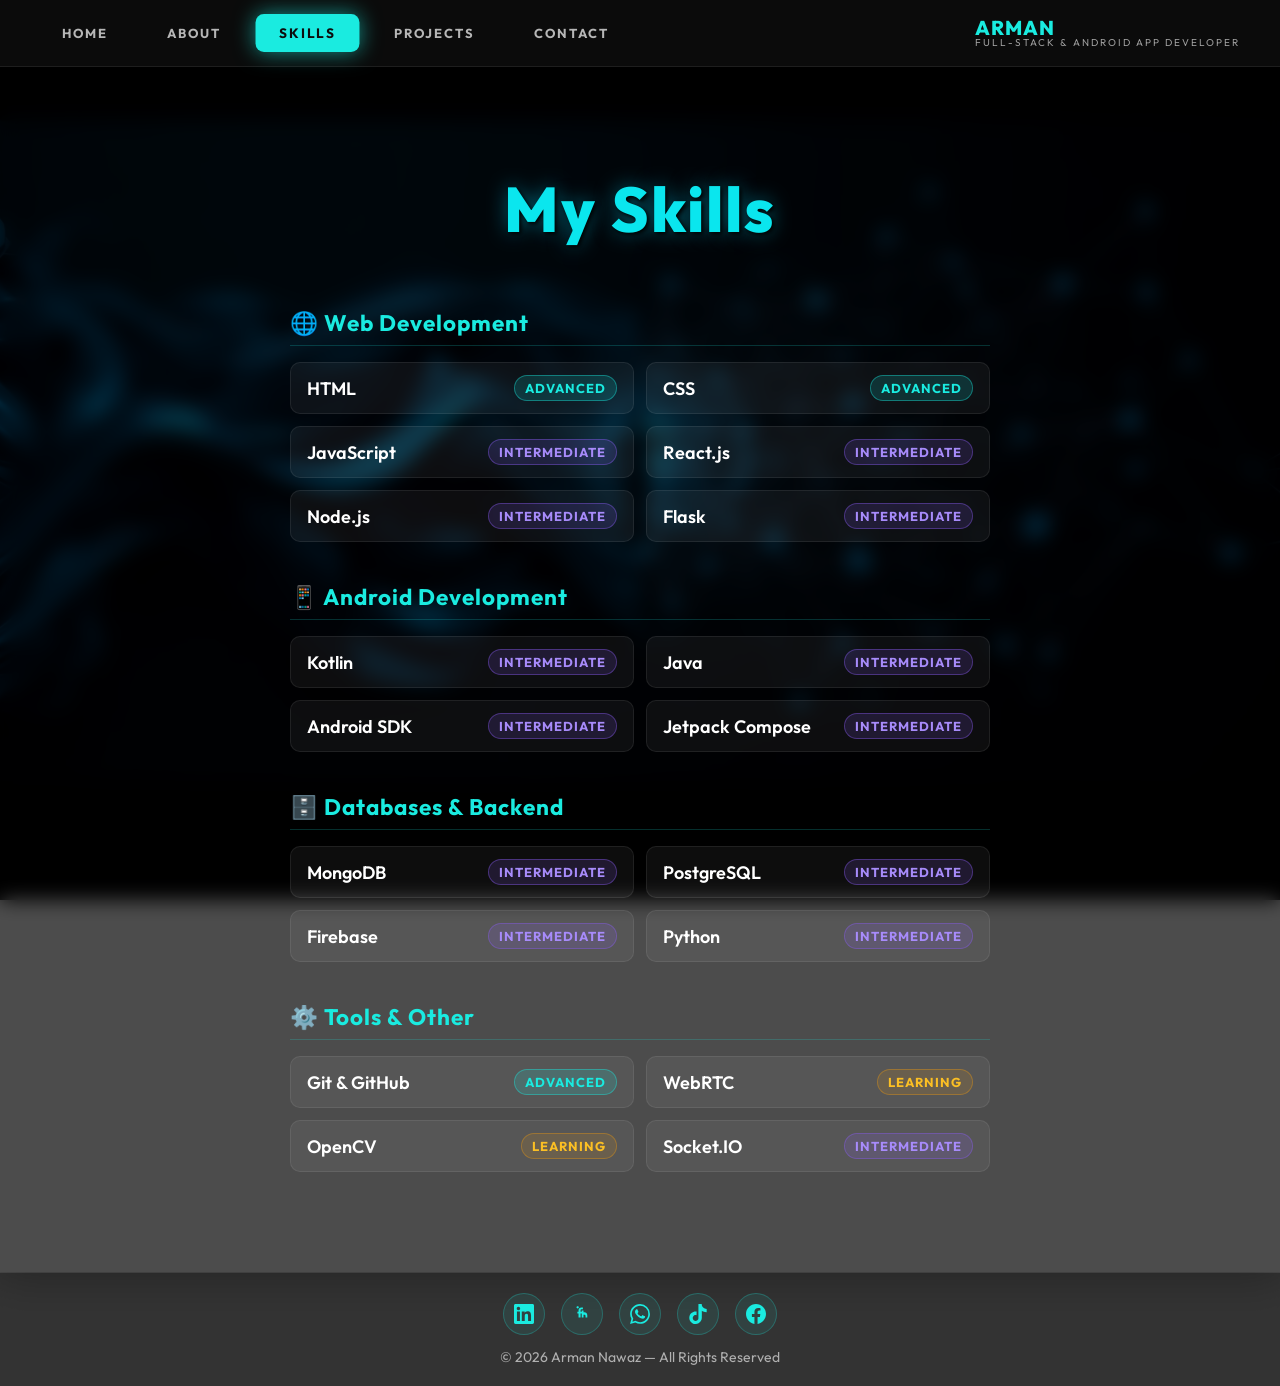
<file: skills.html>
<!DOCTYPE html>
<html lang="en">

<head>
  <meta charset="UTF-8" />
  <meta name="viewport" content="width=device-width, initial-scale=1.0" />
  <title>My Skills</title>
  <meta name="description" content="Arman Nawaz's technical skills — Kotlin, Android Development, React.js, Node.js, Python, Firebase, and more. Full-stack developer expertise.">
  <meta property="og:title" content="My Skills — Arman Nawaz">
  <meta property="og:description" content="Technical skills in Kotlin, Android Development, React.js, Node.js, Python, Firebase, and more. Full-stack developer expertise.">
  <meta property="og:image" content="https://arman.dpdns.org/main.png">
  <meta property="og:url" content="https://arman.dpdns.org/skills.html">
  <meta property="og:type" content="website">
  <link rel="icon" type="image/png" href="favicon.png">
  <link rel="preconnect" href="https://fonts.googleapis.com">
  <link rel="preconnect" href="https://fonts.gstatic.com" crossorigin>
  <link href="https://fonts.googleapis.com/css2?family=Outfit:wght@300;400;600;700;800&display=swap" rel="stylesheet">
  <link rel="stylesheet" href="skills.css">
</head>

<body>

  <nav>
    <div class="nav-links-desktop">
      <a href="index.html">Home</a>
      <a href="about.html">About</a>
      <a href="skills.html" class="active">Skills</a>
      <a href="project.html">Projects</a>
      <a href="index.html#contact">Contact</a>
    </div>

    <div class="logo">
      Arman
      <span class="subtitle">Full-Stack & Android App Developer</span>
    </div>

    <input type="checkbox" id="menu-toggle" class="menu-toggle">
    <label for="menu-toggle" class="hamburger">
      <span></span>
      <span></span>
      <span></span>
    </label>
    <div class="nav-links">
      <a href="index.html">Home</a>
      <a href="about.html">About</a>
      <a href="skills.html" class="active">Skills</a>
      <a href="project.html">Projects</a>
      <a href="index.html#contact">Contact</a>
    </div>
  </nav>

  <div class="main">
    <h1 id="my">My Skills</h1>

    <div class="skill-category">
      <h2 class="skill-cat-title">🌐 Web Development</h2>
      <div class="skill-grid">
        <div class="skill-item"><span class="skill-name">HTML</span><span class="skill-level advanced">Advanced</span></div>
        <div class="skill-item"><span class="skill-name">CSS</span><span class="skill-level advanced">Advanced</span></div>
        <div class="skill-item"><span class="skill-name">JavaScript</span><span class="skill-level intermediate">Intermediate</span></div>
        <div class="skill-item"><span class="skill-name">React.js</span><span class="skill-level intermediate">Intermediate</span></div>
        <div class="skill-item"><span class="skill-name">Node.js</span><span class="skill-level intermediate">Intermediate</span></div>
        <div class="skill-item"><span class="skill-name">Flask</span><span class="skill-level intermediate">Intermediate</span></div>
      </div>
    </div>

    <div class="skill-category">
      <h2 class="skill-cat-title">📱 Android Development</h2>
      <div class="skill-grid">
        <div class="skill-item"><span class="skill-name">Kotlin</span><span class="skill-level intermediate">Intermediate</span></div>
        <div class="skill-item"><span class="skill-name">Java</span><span class="skill-level intermediate">Intermediate</span></div>
        <div class="skill-item"><span class="skill-name">Android SDK</span><span class="skill-level intermediate">Intermediate</span></div>
        <div class="skill-item"><span class="skill-name">Jetpack Compose</span><span class="skill-level intermediate">Intermediate</span></div>
      </div>
    </div>

    <div class="skill-category">
      <h2 class="skill-cat-title">🗄️ Databases &amp; Backend</h2>
      <div class="skill-grid">
        <div class="skill-item"><span class="skill-name">MongoDB</span><span class="skill-level intermediate">Intermediate</span></div>
        <div class="skill-item"><span class="skill-name">PostgreSQL</span><span class="skill-level intermediate">Intermediate</span></div>
        <div class="skill-item"><span class="skill-name">Firebase</span><span class="skill-level intermediate">Intermediate</span></div>
        <div class="skill-item"><span class="skill-name">Python</span><span class="skill-level intermediate">Intermediate</span></div>
      </div>
    </div>

    <div class="skill-category">
      <h2 class="skill-cat-title">⚙️ Tools &amp; Other</h2>
      <div class="skill-grid">
        <div class="skill-item"><span class="skill-name">Git &amp; GitHub</span><span class="skill-level advanced">Advanced</span></div>
        <div class="skill-item"><span class="skill-name">WebRTC</span><span class="skill-level learning">Learning</span></div>
        <div class="skill-item"><span class="skill-name">OpenCV</span><span class="skill-level learning">Learning</span></div>
        <div class="skill-item"><span class="skill-name">Socket.IO</span><span class="skill-level intermediate">Intermediate</span></div>
      </div>
    </div>

  </div>

  <footer>
    <div class="social-icons-row">
      <a href="https://www.linkedin.com/in/YOUR-LINKEDIN-USERNAME" target="_blank"
         rel="noopener" aria-label="LinkedIn" class="social-icon-link">
        <svg viewBox="0 0 24 24" width="20" height="20" fill="#1aebe0"><path d="M20.447 20.452h-3.554v-5.569c0-1.328-.027-3.037-1.852-3.037-1.853 0-2.136 1.445-2.136 2.939v5.667H9.351V9h3.414v1.561h.046c.477-.9 1.637-1.85 3.37-1.85 3.601 0 4.267 2.37 4.267 5.455v6.286zM5.337 7.433c-1.144 0-2.063-.926-2.063-2.065 0-1.138.92-2.063 2.063-2.063 1.14 0 2.064.925 2.064 2.063 0 1.139-.925 2.065-2.064 2.065zm1.782 13.019H3.555V9h3.564v11.452zM22.225 0H1.771C.792 0 0 .774 0 1.729v20.542C0 23.227.792 24 1.771 24h20.451C23.2 24 24 23.227 24 22.271V1.729C24 .774 23.2 0 22.222 0h.003z"/></svg>
      </a>
      <a href="https://www.fiverr.com/devbyarman" target="_blank"
         rel="noopener" aria-label="Fiverr" class="social-icon-link">
        <svg viewBox="0 0 24 24" width="20" height="20" fill="#1aebe0"><path d="M16.25 16.25v-2.1c0-.98-.67-1.4-1.4-1.4h-1.05v3.5h-2.1V7.75h2.1v2.1h1.05c2.05 0 3.5 1.25 3.5 3.5v2.9h-2.1zm-8.4 0v-4.9h-1.4v-2.1h1.4V7.75c0-1.95 1.3-3.5 3.5-3.5h1.75v2.1h-1.4c-.95 0-1.4.45-1.4 1.4v1.5h2.8v2.1h-2.8v4.9h-2.45zm-1.05-13.65c.78 0 1.4.63 1.4 1.4s-.62 1.4-1.4 1.4-1.4-.62-1.4-1.4.62-1.4 1.4-1.4z"/></svg>
      </a>
      <a href="https://wa.me/923312756193" target="_blank"
         rel="noopener" aria-label="WhatsApp" class="social-icon-link">
        <svg viewBox="0 0 24 24" width="20" height="20" fill="#1aebe0"><path d="M17.472 14.382c-.297-.149-1.758-.867-2.03-.967-.273-.099-.471-.148-.67.15-.197.297-.767.966-.94 1.164-.173.199-.347.223-.644.075-.297-.15-1.255-.463-2.39-1.475-.883-.788-1.48-1.761-1.653-2.059-.173-.297-.018-.458.13-.606.134-.133.298-.347.446-.52.149-.174.198-.298.298-.497.099-.198.05-.371-.025-.52-.075-.149-.669-1.612-.916-2.207-.242-.579-.487-.5-.669-.51-.173-.008-.371-.01-.57-.01-.198 0-.52.074-.792.372-.272.297-1.04 1.016-1.04 2.479 0 1.462 1.065 2.875 1.213 3.074.149.198 2.096 3.2 5.077 4.487.709.306 1.262.489 1.694.625.712.227 1.36.195 1.871.118.571-.085 1.758-.719 2.006-1.413.248-.694.248-1.289.173-1.413-.074-.124-.272-.198-.57-.347m-5.421 7.403h-.004a9.87 9.87 0 01-5.031-1.378l-.361-.214-3.741.982.998-3.648-.235-.374a9.86 9.86 0 01-1.51-5.26c.001-5.45 4.436-9.884 9.888-9.884 2.64 0 5.122 1.03 6.988 2.898a9.825 9.825 0 012.893 6.994c-.003 5.45-4.437 9.884-9.885 9.884m8.413-18.297A11.815 11.815 0 0012.05 0C5.495 0 .16 5.335.157 11.892c0 2.096.547 4.142 1.588 5.945L.057 24l6.305-1.654a11.882 11.882 0 005.683 1.448h.005c6.554 0 11.89-5.335 11.893-11.893a11.821 11.821 0 00-3.48-8.413z"/></svg>
      </a>
      <a href="https://www.tiktok.com/@webyarman" target="_blank"
         rel="noopener" aria-label="TikTok" class="social-icon-link">
        <svg viewBox="0 0 24 24" width="20" height="20" fill="#1aebe0"><path d="M12.525.02c1.31-.02 2.61-.01 3.91-.02.08 1.53.63 3.09 1.75 4.17 1.12 1.11 2.7 1.62 4.24 1.79v4.03c-1.44-.05-2.89-.35-4.2-.97-.57-.26-1.1-.59-1.62-.93-.01 2.92.01 5.84-.02 8.75-.08 1.4-.54 2.79-1.35 3.94-1.31 1.92-3.58 3.17-5.91 3.21-1.43.08-2.86-.31-4.08-1.03-2.02-1.19-3.44-3.37-3.65-5.71-.02-.5-.03-1-.01-1.49.18-1.9 1.12-3.72 2.58-4.96 1.66-1.44 3.98-2.13 6.15-1.72.02 1.48-.04 2.96-.04 4.44-.99-.32-2.15-.23-3.02.37-.63.41-1.11 1.04-1.36 1.75-.21.51-.15 1.07-.14 1.61.24 1.64 1.82 3.02 3.5 3.04 1.12.01 2.19-.66 2.77-1.61.19-.33.4-.67.41-1.06.1-1.79.06-3.57.07-5.36.01-4.03-.01-8.05.02-12.07z"/></svg>
      </a>
      <a href="https://www.facebook.com/profile.php?id=100069053035231&mibextid=ZbWKwL" target="_blank"
         rel="noopener" aria-label="Facebook" class="social-icon-link">
        <svg viewBox="0 0 24 24" width="20" height="20" fill="#1aebe0"><path d="M24 12.073c0-6.627-5.373-12-12-12s-12 5.373-12 12c0 5.99 4.388 10.954 10.125 11.854v-8.385H7.078v-3.47h3.047V9.43c0-3.007 1.792-4.669 4.533-4.669 1.312 0 2.686.235 2.686.235v2.953H15.83c-1.491 0-1.956.925-1.956 1.874v2.25h3.328l-.532 3.47h-2.796v8.385C19.612 23.027 24 18.062 24 12.073z"/></svg>
      </a>
    </div>
    <p class="footer-text">© 2026 Arman Nawaz — All Rights Reserved</p>
  </footer>



</body>

</html>
</file>
<file: home.css>
@import url('https://fonts.googleapis.com/css2?family=Outfit:wght@300;400;600;700;800&display=swap');

body {
  margin: 0;
  font-family: Arial, sans-serif;
  background: #0d0d0d;
  color: #ffffff;
  scroll-behavior: smooth;
}

nav {
  width: 100%;
  padding: 15px 40px;
  background: rgba(13, 13, 13, 0.85);
  position: sticky;
  top: 0;
  z-index: 1000;
  display: flex;
  align-items: center;
  justify-content: space-between;
  backdrop-filter: blur(20px);
  border-bottom: 1px solid rgba(255, 255, 255, 0.08);
  box-sizing: border-box;
}

.logo {
  font-family: 'Outfit', sans-serif;
  font-size: 20px;
  font-weight: 800;
  color: #1aebe0;
  text-transform: uppercase;
  letter-spacing: 1px;
  display: flex;
  flex-direction: column;
  line-height: 1;
}

.logo .subtitle {
  font-size: 10px;
  color: rgba(255, 255, 255, 0.6);
  font-weight: 400;
  letter-spacing: 2px;
}

.nav-links-desktop {
  display: flex;
  gap: 15px;
}

nav a {
  color: rgba(255, 255, 255, 0.7);
  text-decoration: none;
  font-size: 13px;
  font-weight: 700;
  text-transform: uppercase;
  letter-spacing: 2px;
  padding: 10px 22px;
  border-radius: 8px;
  transition: all 0.4s cubic-bezier(0.175, 0.885, 0.32, 1.275);
  font-family: 'Outfit', sans-serif;
  position: relative;
  overflow: hidden;
}

nav a::before {
  content: '';
  position: absolute;
  top: 0;
  left: -100%;
  width: 100%;
  height: 100%;
  background: linear-gradient(90deg, transparent, rgba(255, 255, 255, 0.15), transparent);
  transition: 0.5s;
}

nav a:hover::before {
  left: 100%;
}

nav a:hover {
  color: #ffffff;
  background: rgba(10, 230, 238, 0.1);
  transform: translateY(-3px);
}

nav a.active,
nav a[href="#home"]:active {
  color: #0d0d0d !important;
  background: #1aebe0 !important;
  box-shadow: 0 0 20px rgba(26, 235, 224, 0.6);
  transform: translateY(0) scale(1.05);
}

.menu-toggle,
.nav-links {
  display: none;
}

.hamburger {
  display: none;
  cursor: pointer;
  padding: 10px;
  z-index: 1001;
}

.hamburger span {
  display: block;
  width: 25px;
  height: 3px;
  background: #1aebe0;
  margin: 5px 0;
  transition: 0.3s;
  border-radius: 3px;
}

nav a::after {
  content: '';
  position: absolute;
  bottom: 0;
  left: 50%;
  width: 0;
  height: 2px;
  background: #1aebe0;
  transition: 0.3s;
  transform: translateX(-50%);
}

nav a.active::after,
nav a:hover::after {
  width: 40%;
}

.hero {
  display: flex;
  justify-content: space-between;
  align-items: center;
  padding: 60px 40px;
  height: 60vh;
  background: linear-gradient(rgba(0, 0, 0, 0.75), rgba(0, 0, 0, 0.75)), url("portfiloo web image.jpg");
  background-size: cover;
  background-position: center;
  animation: fadeIn 1.5s ease-in-out;
  position: relative;
  overflow: hidden;
}

.hero-left {
  width: 800px;
  flex-shrink: 0;
}

.hero-left h1 {
  font-size: 65px;
  font-weight: 800;
  color: #0ae6ee;
  width: 800px;
  font-family: 'Outfit', sans-serif;
  text-shadow: 0 0 15px rgba(10, 230, 238, 0.4);
  line-height: 1.2;
  margin: 0;
}

.hero-left h1 .intro {
  font-size: 85px;
  font-weight: 800;
  background: linear-gradient(90deg, #06b6d4, #8b5cf6, #ec4899);
  -webkit-background-clip: text;
  -webkit-text-fill-color: transparent;
  background-clip: text;
  display: inline-block;
  margin-bottom: 10px;
}

#typed-text {
  display: inline-block;
  font-size: 65px;
  font-weight: 800;
  font-family: 'Outfit', sans-serif;
  color: #0ae6ee;
  text-shadow: 0 0 15px rgba(10, 230, 238, 0.4);
}

@media (max-width: 768px) {
  .hero-left h1 .intro {
    font-size: 32px;
  }

  #typed-text {
    font-size: 24px;
  }
}

@media (max-width: 480px) {
  .hero-left h1 .intro {
    font-size: 28px;
  }

  #typed-text {
    font-size: 20px;
  }
}

.cursor {
  color: #1aebe0;
  font-weight: 900;
  animation: blink 1s infinite;
}

@keyframes blink {
  0%, 50% { opacity: 1; }
  51%, 100% { opacity: 0; }
}

.hero-right {
  position: absolute;
  right: -200px;
  top: 50%;
  transform: translateY(-50%);
}

.hero-right img {
  height: 600px;
  object-fit: cover;
  position: relative;
  z-index: 2;
}

.mobile-badge {
  display: none;
}

@keyframes fadeIn {
  from { opacity: 0; }
  to { opacity: 1; }
}

hr {
  border: none;
  height: 4px;
  background: linear-gradient(90deg, transparent, rgba(147, 51, 234, 0.6), transparent);
  margin: 0 0 40px 0;
}

.contact-wrapper {
  background: rgba(53, 24, 88, 0.207);
  padding: 40px;
  border-radius: 20px;
  margin: 0 40px 40px 40px;
  padding-top: 40px;
  box-shadow: 0 0 20px rgba(147, 51, 234, 0.3);
}

.section {
  padding: 60px 40px;
}

.section h2 {
  font-size: 32px;
  color: #1aebe0;
  margin-bottom: 30px;
  text-align: center;
}

.contact input,
.contact textarea {
  width: 100%;
  padding: 15px;
  margin: 10px 0;
  border-radius: 8px;
  border: 1px solid rgba(255, 255, 255, 0.1);
  background: rgba(255, 255, 255, 0.05);
  color: #ffffff;
  font-size: 16px;
  box-sizing: border-box;
}

.contact input:focus,
.contact textarea:focus {
  outline: none;
  border-color: #1aebe0;
  box-shadow: 0 0 10px rgba(26, 235, 224, 0.3);
}

.contact button {
  padding: 15px 30px;
  background: #1aebe0;
  color: #0d0d0d;
  border: none;
  border-radius: 8px;
  cursor: pointer;
  font-size: 16px;
  font-weight: bold;
  transition: all 0.3s ease;
}

.contact button:hover {
  background: #0d0d0d;
  color: #1aebe0;
  box-shadow: 0 0 20px rgba(26, 235, 224, 0.5);
}

.hero-cta {
  display: flex;
  gap: 16px;
  margin-top: 28px;
  flex-wrap: wrap;
}

.btn-primary-cta,
.btn-secondary-cta {
  padding: 14px 32px;
  border-radius: 30px;
  font-family: 'Outfit', sans-serif;
  font-weight: 700;
  font-size: 14px;
  text-transform: uppercase;
  letter-spacing: 1px;
  text-decoration: none;
  transition: all 0.3s ease;
}

.btn-primary-cta {
  background: #078484;
  color: #ffffff;
  box-shadow: 0 5px 20px rgba(255, 107, 53, 0.35);
}

.btn-primary-cta:hover {
  transform: translateY(-3px);
  box-shadow: 0 8px 26px rgba(255, 107, 53, 0.5);
  background: #6ac9e6;
}

.btn-secondary-cta {
  background: transparent;
  color: #ffffff;
  border: 2px solid #ffffff;
}

.btn-secondary-cta:hover {
  background: rgba(255, 255, 255, 0.1);
  transform: translateY(-3px);
}

@media (max-width: 768px) {
  .hero-cta {
    justify-content: center;
  }
}

footer {
  text-align: center;
  padding: 16px 20px 18px;
  background: rgba(13, 13, 13, 0.9);
  color: rgba(255, 255, 255, 0.6);
  font-size: 14px;
  line-height: 1.5;
}

footer p,
footer .footer-text {
  margin: 6px 0 0 0;
  padding-bottom: 0;
}

.social-icons-row {
  display: flex;
  justify-content: center;
  gap: 16px;
  padding: 4px 0 6px;
  background: transparent;
}

.social-icon-link {
  width: 42px;
  height: 42px;
  border-radius: 50%;
  background: rgba(26, 235, 224, 0.08);
  border: 1px solid rgba(26, 235, 224, 0.25);
  display: flex;
  align-items: center;
  justify-content: center;
  transition: all 0.25s cubic-bezier(0.175, 0.885, 0.32, 1.275);
}

.social-icon-link:hover {
  background: #1aebe0;
  transform: translateY(-4px);
  box-shadow: 0 8px 20px rgba(26, 235, 224, 0.4);
}

.social-icon-link:hover svg {
  fill: #0d0d0d; /* turns icon black on the cyan hover background for contrast */
}

.social-icon-link svg {
  width: 20px;
  height: 20px;
  transition: fill 0.25s ease;
}

@media (max-width: 768px) {
  .social-icons-row {
    justify-content: center;
  }
}

@media (max-width: 768px) {
  .nav-links-desktop {
    display: none;
  }

  .hamburger {
    display: block;
  }

  .menu-toggle:checked ~ .nav-links {
    display: flex;
    flex-direction: column;
    position: absolute;
    top: 70px;
    right: 40px;
    background: rgba(13, 13, 13, 0.95);
    border-radius: 10px;
    padding: 20px;
    min-width: 200px;
    backdrop-filter: blur(20px);
    border: 1px solid rgba(255, 255, 255, 0.1);
  }

  .nav-links a {
    color: rgba(255, 255, 255, 0.8);
    padding: 15px 20px;
    border-bottom: 1px solid rgba(255, 255, 255, 0.05);
  }

  .hero {
    flex-direction: column;
    text-align: center;
    height: auto;
    min-height: auto;
    padding: 50px 20px 40px;
    overflow: visible;
    align-items: center;
    justify-content: flex-start;
    gap: 10px;
  }

  .hero-left {
    width: 100%;
    flex-shrink: 1;
    order: 2;
    display: flex;
    flex-direction: column;
    align-items: center;
  }

  .hero-left h1 {
    width: 100%;
    font-size: 24px;
    margin: 0 auto;
    min-height: 1.4em;
  }

  .hero-right {
    position: relative;
    right: auto;
    top: auto;
    transform: none;
    order: 1;
    display: flex;
    justify-content: center;
    align-items: center;
    width: 100%;
    margin-bottom: 25px;
  }

  .hero-right::before {
    content: '';
    position: absolute;
    top: 50%;
    left: 50%;
    transform: translate(-50%, -50%);
    width: 220px;
    height: 220px;
    border-radius: 50%;
    background: radial-gradient(circle, rgba(13, 228, 203, 0.35) 0%, rgba(20, 186, 241, 0) 70%);
    z-index: 0;
    filter: blur(10px);
    animation: glowPulse 3s ease-in-out infinite;
  }

  @keyframes glowPulse {
    0%, 100% { opacity: 0.7; transform: translate(-50%, -50%) scale(1); }
    50% { opacity: 1; transform: translate(-50%, -50%) scale(1.08); }
  }

  .hero-right img {
    position: relative;
    height: 190px;
    width: 190px;
    max-width: 190px;
    object-fit: cover;
    border-radius: 50%;
    border: 3px solid #15ebf2;
    box-shadow: 0 0 25px rgba(26, 235, 224, 0.55), 0 0 60px rgba(26, 235, 224, 0.25);
    z-index: 1;
  }

  .hero-right {
    flex-direction: column;
  }

  .mobile-badge {
    display: inline-flex;
    align-items: center;
    gap: 6px;
    margin-top: 14px;
    padding: 6px 16px;
    border-radius: 20px;
    background: rgba(26, 235, 224, 0.08);
    border: 1px solid rgba(26, 235, 224, 0.4);
    color: #43c3c6e4;
    font-family: 'Outfit', sans-serif;
    font-size: 12px;
    font-weight: 700;
    letter-spacing: 1.5px;
    text-transform: uppercase;
    z-index: 1;
  }

  nav {
    padding: 15px 25px;
    justify-content: space-between;
    background: rgba(13, 13, 13, 0.95);
  }

  .nav-links a {
    font-size: 13px;
    padding: 15px 20px;
    width: 100%;
    text-align: left;
    background: transparent;
    border: none;
    color: rgba(255, 255, 255, 0.8);
    transition: all 0.3s ease;
    box-sizing: border-box;
  }

  .nav-links a:hover {
    background: rgba(26, 235, 224, 0.1);
    color: #1aebe0 !important;
    padding-left: 25px;
  }

  .nav-links a.active {
    background: #1aebe0 !important;
    color: #0d0d0d !important;
    font-weight: 700;
  }
}

@media (max-width: 480px) {
  .hero-left h1 {
    font-size: 20px;
    margin-top: 0;
    margin-bottom: 10px;
    line-height: 1.3;
  }

  .hero-right img {
    height: 160px;
    width: 160px;
    max-width: 160px;
  }

  .hero-right::before {
    width: 190px;
    height: 190px;
  }

  nav {
    padding: 15px 15px;
    gap: 5px;
  }

  nav a {
    font-size: 10px;
    padding: 7px 10px;
    letter-spacing: 0.5px;
  }

  .contact {
    padding: 30px 15px;
  }

  .contact-wrapper {
    padding-top: 30px;
    margin: 20px;
  }
}
</file>
<file: about.css>
/* ===================== SHARED TOP NAV (same on every page) ===================== */
nav {
  width: 100%;
  padding: 15px 40px;
  background: rgba(13, 13, 13, 0.85);
  position: sticky;
  top: 0;
  z-index: 1000;
  display: flex;
  align-items: center;
  justify-content: space-between;
  backdrop-filter: blur(20px);
  border-bottom: 1px solid rgba(255, 255, 255, 0.08);
  box-sizing: border-box;
}

.logo {
  font-family: 'Outfit', sans-serif;
  font-size: 20px;
  font-weight: 800;
  color: #1aebe0;
  text-transform: uppercase;
  letter-spacing: 1px;
  display: flex;
  flex-direction: column;
  line-height: 1;
}

.logo .subtitle {
  font-size: 10px;
  color: rgba(255, 255, 255, 0.6);
  font-weight: 400;
  letter-spacing: 2px;
}

.nav-links-desktop {
  display: flex;
  gap: 15px;
}

nav a {
  color: rgba(255, 255, 255, 0.7);
  text-decoration: none;
  font-size: 13px;
  font-weight: 700;
  text-transform: uppercase;
  letter-spacing: 2px;
  padding: 10px 22px;
  border-radius: 8px;
  transition: all 0.4s cubic-bezier(0.175, 0.885, 0.32, 1.275);
  font-family: 'Outfit', sans-serif;
  position: relative;
  overflow: hidden;
}

nav a::before {
  content: '';
  position: absolute;
  top: 0;
  left: -100%;
  width: 100%;
  height: 100%;
  background: linear-gradient(90deg, transparent, rgba(255, 255, 255, 0.15), transparent);
  transition: 0.5s;
}

nav a:hover::before {
  left: 100%;
}

nav a:hover {
  color: #ffffff;
  background: rgba(10, 230, 238, 0.1);
  transform: translateY(-3px);
}

nav a.active {
  color: #0d0d0d !important;
  background: #1aebe0 !important;
  box-shadow: 0 0 20px rgba(26, 235, 224, 0.6);
  transform: translateY(0) scale(1.05);
}

.menu-toggle,
.nav-links {
  display: none;
}

.hamburger {
  display: none;
  cursor: pointer;
  padding: 10px;
  z-index: 1001;
}

.hamburger span {
  display: block;
  width: 25px;
  height: 3px;
  background: #1aebe0;
  margin: 5px 0;
  transition: 0.3s;
  border-radius: 3px;
}

nav a::after {
  content: '';
  position: absolute;
  bottom: 0;
  left: 50%;
  width: 0;
  height: 2px;
  background: #1aebe0;
  transition: 0.3s;
  transform: translateX(-50%);
}

nav a.active::after,
nav a:hover::after {
  width: 40%;
}

@media (max-width: 768px) {
  .nav-links-desktop {
    display: none;
  }

  .hamburger {
    display: block;
  }

  .menu-toggle:checked ~ .nav-links {
    display: flex;
    flex-direction: column;
    position: absolute;
    top: 70px;
    right: 40px;
    background: rgba(13, 13, 13, 0.95);
    border-radius: 10px;
    padding: 20px;
    min-width: 200px;
    backdrop-filter: blur(20px);
    border: 1px solid rgba(255, 255, 255, 0.1);
  }

  .nav-links a {
    color: rgba(255, 255, 255, 0.8);
    padding: 15px 20px;
    border-bottom: 1px solid rgba(255, 255, 255, 0.05);
    font-size: 13px;
    width: 100%;
    text-align: left;
    background: transparent;
    border-left: none;
    box-sizing: border-box;
  }

  .nav-links a:hover {
    background: rgba(26, 235, 224, 0.1);
    color: #1aebe0 !important;
    padding-left: 25px;
  }

  .nav-links a.active {
    background: #1aebe0 !important;
    color: #0d0d0d !important;
    font-weight: 700;
  }

  nav {
    padding: 15px 25px;
    justify-content: space-between;
    background: rgba(13, 13, 13, 0.95);
  }
}

@media (max-width: 480px) {
  nav {
    padding: 15px 15px;
    gap: 5px;
  }

  nav a {
    font-size: 10px;
    padding: 7px 10px;
    letter-spacing: 0.5px;
  }
}
/* ===================== END SHARED NAV ===================== */

/* ===================== ABOUT PAGE CONTENT ===================== */
@import url('https://fonts.googleapis.com/css2?family=Outfit:wght@300;400;600;700;800&display=swap');

body {
    margin: 0;
    font-family: 'Outfit', sans-serif;
    background: #0d0d0d url('portfiloo web image.jpg') no-repeat center center fixed;
    background-size: cover;
    color: #ffffff;
    scroll-behavior: smooth;
    overflow-x: hidden;
}

/* FIX: content no longer needs margin-left:220px — nav is now a normal top bar, not a fixed sidebar */
.section {
    padding: 0;
    min-height: calc(100vh - 78px);
    display: flex;
    justify-content: center;
    align-items: center;
}

.about-container {
    display: flex;
    flex-direction: column;
    gap: 40px;
    justify-content: center;
    align-items: center;
    background: rgba(0, 0, 0, 0.7);
    backdrop-filter: blur(15px);
    border-radius: 0;
    padding: 50px 40px;
    box-shadow: 0 8px 32px rgba(0, 0, 0, 0.5), 0 0 40px rgba(26, 235, 224, 0.1);
    border: none;
    width: 100%;
    max-width: 100%;
    transition: transform 0.3s ease, box-shadow 0.3s ease;
}

.about-container:hover {
    transform: translateY(-5px);
    box-shadow: 0 12px 40px rgba(0, 0, 0, 0.6), 0 0 50px rgba(26, 235, 224, 0.15);
}

.about-image {
    text-align: center;
    max-width: 300px;
    margin: 0 auto;
}

.about-image img {
    width: 100%;
    height: auto;
    object-fit: cover;
    border-radius: 20px;
    box-shadow: none;
    position: relative;
    animation: moveRightLeft 4s ease-in-out infinite alternate;
}

@keyframes moveRightLeft {
    0% { transform: translateX(-20px); }
    100% { transform: translateX(20px); }
}

.about-text hr {
    border: none;
    height: 4px;
    background: linear-gradient(90deg, #06b6d4, #8b5cf6, #ec4899);
    margin: -10px 0 30px 0;
    width: 100%;
    border-radius: 2px;
    box-shadow: 0 0 10px rgba(6, 182, 212, 0.5);
}

.about-text {
    flex: 1;
    min-width: 300px;
}

.about-text h1 {
    font-size: 3.5em;
    margin-bottom: 20px;
    color: #1aebe0;
    text-shadow: 2px 2px 4px #000, 0 0 20px rgba(26, 235, 224, 0.4);
    font-family: 'Outfit', sans-serif;
    font-weight: 800;
    letter-spacing: 1px;
}

.about-text h3 {
    font-size: 1.4em;
    margin-bottom: 25px;
    color: rgba(255, 255, 255, 0.8);
    font-family: 'Outfit', sans-serif;
    font-weight: 600;
    text-shadow: 2px 2px 4px rgba(0, 0, 0, 0.8);
}

.about-text h4 {
    font-size: 1.3em;
    margin-bottom: 15px;
    margin-top: 20px;
    color: #1aebe0;
    font-family: 'Outfit', sans-serif;
    font-weight: 700;
    text-shadow: 2px 2px 4px rgba(0, 0, 0, 0.8);
}

.about-text p {
    font-size: 1.15em;
    line-height: 1.9;
    margin-bottom: 25px;
    color: rgba(255, 255, 255, 0.9);
    text-shadow: 2px 2px 4px rgba(0, 0, 0, 0.8);
}

.highlight {
    background: linear-gradient(90deg, #06b6d4, #8b5cf6, #ec4899);
    -webkit-background-clip: text;
    -webkit-text-fill-color: transparent;
    background-clip: text;
    font-weight: 700;
}

.about-stats {
    display: flex;
    gap: 40px;
    margin: 30px 0;
    padding: 25px;
    background: rgba(26, 235, 224, 0.1);
    border-radius: 15px;
    border: 1px solid rgba(26, 235, 224, 0.2);
}

.stat {
    text-align: center;
}

.stat .number {
    display: block;
    font-size: 2.5em;
    font-weight: 800;
    color: #1aebe0;
    text-shadow: 0 0 15px rgba(26, 235, 224, 0.5);
}

.stat .label {
    display: block;
    font-size: 0.9em;
    color: rgba(255, 255, 255, 0.7);
    margin-top: 5px;
    text-shadow: 2px 2px 4px rgba(0, 0, 0, 0.8);
}

.btn {
    display: inline-block;
    padding: 15px 35px;
    background: #1f0d75;
    color: #ffffff;
    text-decoration: none;
    border-radius: 30px;
    font-weight: 700;
    font-size: 1.1em;
    transition: all 0.3s ease;
    box-shadow: 0 5px 20px rgba(255, 107, 53, 0.35);
}

.btn:hover {
    transform: translateY(-3px);
    box-shadow: 0 8px 30px rgba(255, 107, 53, 0.5);
    background: #0f737e;
}

footer {
    text-align: center;
    padding: 16px 20px 18px;
    background-color: rgba(0, 0, 0, 0.8);
    color: rgba(255, 255, 255, 0.6);
    font-size: 14px;
    line-height: 1.5;
    border-top: 1px solid rgba(255, 255, 255, 0.1);
    backdrop-filter: blur(10px);
}

footer p,
footer .footer-text {
  margin: 6px 0 0 0;
  padding-bottom: 0;
}

.social-icons-row {
  display: flex;
  justify-content: center;
  gap: 16px;
  padding: 4px 0 6px;
  background: transparent;
}

.social-icon-link {
  width: 42px;
  height: 42px;
  border-radius: 50%;
  background: rgba(26, 235, 224, 0.08);
  border: 1px solid rgba(26, 235, 224, 0.25);
  display: flex;
  align-items: center;
  justify-content: center;
  transition: all 0.25s cubic-bezier(0.175, 0.885, 0.32, 1.275);
}

.social-icon-link:hover {
  background: #1aebe0;
  transform: translateY(-4px);
  box-shadow: 0 8px 20px rgba(26, 235, 224, 0.4);
}

.social-icon-link:hover svg {
  fill: #0d0d0d; /* turns icon black on the cyan hover background for contrast */
}

.social-icon-link svg {
  width: 20px;
  height: 20px;
  transition: fill 0.25s ease;
}

@media (max-width: 768px) {
  .social-icons-row {
    justify-content: center;
  }
}

.about-intro {
  font-size: 1.2em;
  line-height: 1.9;
  max-width: 720px;
  margin: 0 auto 30px;
  text-align: center;
  color: rgba(255, 255, 255, 0.9);
}

.about-card-grid {
  display: grid;
  grid-template-columns: repeat(3, 1fr);
  gap: 18px;
  margin-bottom: 20px;
}

.about-card-grid.three-col {
  grid-template-columns: repeat(3, 1fr);
}

.about-card {
  background: rgba(255, 255, 255, 0.04);
  border: 1px solid rgba(26, 235, 224, 0.15);
  border-radius: 14px;
  padding: 22px 16px;
  text-align: center;
  transition: transform 0.25s ease, border-color 0.25s ease;
}

.about-card:hover {
  transform: translateY(-4px);
  border-color: rgba(26, 235, 224, 0.5);
}

.about-card .icon {
  display: flex;
  justify-content: center;
  align-items: center;
  margin-bottom: 10px;
  height: 50px;
}

.about-card .icon svg {
  width: 40px;
  height: 40px;
}

.about-card .icon i {
  font-style: normal;
  font-size: 2em;
}

.about-card h5 {
  color: #1aebe0;
  font-size: 1em;
  margin-bottom: 6px;
}

.about-card p {
  font-size: 0.85em;
  color: rgba(255, 255, 255, 0.65);
  margin: 0;
}

.tech-badge-row {
  display: flex;
  flex-wrap: wrap;
  gap: 10px;
  justify-content: center;
  margin-bottom: 30px;
}

.tech-badge {
  background: rgba(26, 235, 224, 0.08);
  border: 1px solid rgba(26, 235, 224, 0.3);
  color: #1aebe0;
  padding: 8px 18px;
  border-radius: 20px;
  font-size: 0.85em;
  font-weight: 600;
}

@media (max-width: 768px) {
  .about-card-grid,
  .about-card-grid.three-col {
    grid-template-columns: 1fr 1fr;
  }
}

@media (max-width: 480px) {
  .about-card-grid,
  .about-card-grid.three-col {
    grid-template-columns: 1fr;
  }
}

/* Responsive for tablet/mobile content */
@media (max-width: 1024px) {
    .about-container {
        flex-direction: column;
        padding: 35px;
        gap: 40px;
        text-align: center;
    }

    .about-image {
        flex: none;
        width: 100%;
        max-width: 300px;
        margin: 0 auto;
    }

    .about-text h1 {
        font-size: 2.5em;
    }
}

@media (max-width: 768px) {
    .section {
        padding: 60px 25px;
    }

    .about-container {
        padding: 30px 25px;
        gap: 35px;
    }

    .about-text h1 {
        font-size: 2.2em;
        margin-bottom: 25px;
    }

    .about-text p {
        font-size: 1.05em;
        line-height: 1.7;
    }
}

@media (max-width: 480px) {
    .about-text h1 {
        font-size: 1.8em;
    }

    .about-text p {
        font-size: 1em;
        line-height: 1.6;
    }

    .about-container {
        padding: 25px 20px;
    }

    .section {
        padding: 50px 15px;
    }

    .about-image {
        max-width: 250px;
    }
}
</file>
<file: contact.css>
@import url('https://fonts.googleapis.com/css2?family=Outfit:wght@300;400;600;700;800&display=swap');

body {
  margin: 0;
  font-family: Arial, sans-serif;
  background: #0d0d0d;
  color: #ffffff;
  scroll-behavior: smooth;
}

nav {
  width: 100%;
  padding: 15px 40px;
  background: rgba(13, 13, 13, 0.85);
  position: sticky;
  top: 0;
  z-index: 1000;
  display: flex;
  align-items: center;
  justify-content: space-between;
  backdrop-filter: blur(20px);
  border-bottom: 1px solid rgba(255, 255, 255, 0.08);
  box-sizing: border-box;
}

.logo {
  font-family: 'Outfit', sans-serif;
  font-size: 20px;
  font-weight: 800;
  color: #1aebe0;
  text-transform: uppercase;
  letter-spacing: 1px;
  display: flex;
  flex-direction: column;
  line-height: 1;
}

.logo .subtitle {
  font-size: 10px;
  color: rgba(255, 255, 255, 0.6);
  font-weight: 400;
  letter-spacing: 2px;
}

.nav-links-desktop {
  display: flex;
  gap: 15px;
}

nav a {
  color: rgba(255, 255, 255, 0.7);
  text-decoration: none;
  font-size: 13px;
  font-weight: 700;
  text-transform: uppercase;
  letter-spacing: 2px;
  padding: 10px 22px;
  border-radius: 8px;
  transition: all 0.4s cubic-bezier(0.175, 0.885, 0.32, 1.275);
  font-family: 'Outfit', sans-serif;
  position: relative;
  overflow: hidden;
}

nav a::before {
  content: '';
  position: absolute;
  top: 0;
  left: -100%;
  width: 100%;
  height: 100%;
  background: linear-gradient(90deg, transparent, rgba(255, 255, 255, 0.15), transparent);
  transition: 0.5s;
}

nav a:hover::before {
  left: 100%;
}

nav a:hover {
  color: #ffffff;
  background: rgba(10, 230, 238, 0.1);
  transform: translateY(-3px);
}

nav a.active {
  color: #0d0d0d !important;
  background: #1aebe0 !important;
  box-shadow: 0 0 20px rgba(26, 235, 224, 0.6);
  transform: translateY(0) scale(1.05);
}

.menu-toggle,
.nav-links {
  display: none;
}

.hamburger {
  display: none;
  cursor: pointer;
  padding: 10px;
  z-index: 1001;
}

.hamburger span {
  display: block;
  width: 25px;
  height: 3px;
  background: #1aebe0;
  margin: 5px 0;
  transition: 0.3s;
  border-radius: 3px;
}

nav a::after {
  content: '';
  position: absolute;
  bottom: 0;
  left: 50%;
  width: 0;
  height: 2px;
  background: #1aebe0;
  transition: 0.3s;
  transform: translateX(-50%);
}

nav a.active::after,
nav a:hover::after {
  width: 40%;
}

.contact-wrapper {
  background: rgba(53, 24, 88, 0.207);
  padding: 40px;
  border-radius: 20px;
  margin: 40px;
  padding-top: 40px;
  box-shadow: 0 0 20px rgba(147, 51, 234, 0.3);
}

.section {
  padding: 60px 40px;
}

.section h2 {
  font-size: 32px;
  color: #1aebe0;
  margin-bottom: 30px;
  text-align: center;
}

.contact input,
.contact textarea {
  width: 100%;
  padding: 15px;
  margin-bottom: 20px;
  background: rgba(255, 255, 255, 0.05);
  border: 1px solid rgba(255, 255, 255, 0.1);
  border-radius: 8px;
  color: #fff;
  font-size: 16px;
  font-family: 'Outfit', sans-serif;
  transition: all 0.3s;
}

.contact input:focus,
.contact textarea:focus {
  outline: none;
  border-color: #1aebe0;
  box-shadow: 0 0 15px rgba(26, 235, 224, 0.3);
  background: rgba(255, 255, 255, 0.08);
}

.contact input::placeholder,
.contact textarea::placeholder {
  color: rgba(255, 255, 255, 0.4);
}

.contact textarea {
  min-height: 150px;
  resize: vertical;
}

.contact button {
  width: 100%;
  padding: 15px;
  background: linear-gradient(135deg, #1aebe0, #0d9db8);
  color: #0d0d0d;
  border: none;
  border-radius: 8px;
  font-size: 16px;
  font-weight: 700;
  text-transform: uppercase;
  letter-spacing: 2px;
  cursor: pointer;
  transition: all 0.3s;
  font-family: 'Outfit', sans-serif;
}

.contact button:hover {
  transform: translateY(-3px);
  box-shadow: 0 10px 30px rgba(26, 235, 224, 0.4);
}

footer {
  text-align: center;
  padding: 16px 20px 18px;
  background-color: rgba(0, 0, 0, 0.7);
  margin-top: 50px;
  color: rgba(255, 255, 255, 0.6);
  font-size: 14px;
  line-height: 1.5;
}

footer p,
footer .footer-text {
  margin: 6px 0 0 0;
  padding-bottom: 0;
}

.social-icons-row {
  display: flex;
  justify-content: center;
  gap: 16px;
  padding: 4px 0 6px;
  background: transparent;
}

.social-icon-link {
  width: 42px;
  height: 42px;
  border-radius: 50%;
  background: rgba(26, 235, 224, 0.08);
  border: 1px solid rgba(26, 235, 224, 0.25);
  display: flex;
  align-items: center;
  justify-content: center;
  transition: all 0.25s cubic-bezier(0.175, 0.885, 0.32, 1.275);
}

.social-icon-link:hover {
  background: #1aebe0;
  transform: translateY(-4px);
  box-shadow: 0 8px 20px rgba(26, 235, 224, 0.4);
}

.social-icon-link:hover svg {
  fill: #0d0d0d; /* turns icon black on the cyan hover background for contrast */
}

.social-icon-link svg {
  width: 20px;
  height: 20px;
  transition: fill 0.25s ease;
}

@media (max-width: 768px) {
  .social-icons-row {
    justify-content: center;
    gap: 14px;
    padding: 8px 0;
    flex-wrap: wrap;
  }
  
  .social-icon-link {
    width: 38px;
    height: 38px;
  }

  .social-icon-link svg {
    width: 18px;
    height: 18px;
  }

  .nav-links-desktop {
    display: none;
  }

  .hamburger {
    display: block;
  }

  .menu-toggle:checked ~ .nav-links {
    display: flex;
    flex-direction: column;
    position: absolute;
    top: 70px;
    right: 20px;
    background: rgba(13, 13, 13, 0.95);
    border-radius: 10px;
    padding: 15px;
    min-width: 190px;
    backdrop-filter: blur(20px);
    border: 1px solid rgba(255, 255, 255, 0.1);
    box-shadow: 0 10px 30px rgba(0, 0, 0, 0.8);
    z-index: 1000;
  }

  .nav-links a {
    color: rgba(255, 255, 255, 0.8);
    padding: 12px 18px;
    border-bottom: 1px solid rgba(255, 255, 255, 0.05);
    font-size: 13px;
    width: 100%;
    text-align: left;
    background: transparent;
    border-left: none;
    box-sizing: border-box;
    white-space: nowrap;
    border-radius: 6px;
    margin: 2px 0;
  }

  .nav-links a:hover {
    background: rgba(26, 235, 224, 0.1);
    color: #1aebe0 !important;
    padding-left: 22px;
  }

  .nav-links a.active {
    background: #1aebe0 !important;
    color: #0d0d0d !important;
    font-weight: 700;
  }

  .nav-links a:last-child {
    border-bottom: none;
  }

  .contact-wrapper {
    margin: 20px 15px;
    padding: 25px 20px;
  }
}

@media (max-width: 480px) {
  nav {
    padding: 15px 15px;
    gap: 5px;
  }

  .contact-wrapper {
    margin: 15px 10px;
    padding: 18px 14px;
  }

  .social-icons-row {
    gap: 12px;
    padding: 6px 0;
  }

  .social-icon-link {
    width: 36px;
    height: 36px;
  }

  .social-icon-link svg {
    width: 17px;
    height: 17px;
  }
}
</file>
<file: project.css>
@import url('https://fonts.googleapis.com/css2?family=Outfit:wght@300;400;600;700;800&display=swap');

/* ===================== SHARED TOP NAV (same on every page) ===================== */
nav {
  width: 100%;
  padding: 15px 40px;
  background: rgba(13, 13, 13, 0.85);
  position: sticky;
  top: 0;
  z-index: 1000;
  display: flex;
  align-items: center;
  justify-content: space-between;
  backdrop-filter: blur(20px);
  border-bottom: 1px solid rgba(255, 255, 255, 0.08);
  box-sizing: border-box;
}

.logo {
  font-family: 'Outfit', sans-serif;
  font-size: 20px;
  font-weight: 800;
  color: #1aebe0;
  text-transform: uppercase;
  letter-spacing: 1px;
  display: flex;
  flex-direction: column;
  line-height: 1;
}

.logo .subtitle {
  font-size: 10px;
  color: rgba(255, 255, 255, 0.6);
  font-weight: 400;
  letter-spacing: 2px;
}

.nav-links-desktop {
  display: flex;
  gap: 15px;
}

nav a {
  color: rgba(255, 255, 255, 0.7);
  text-decoration: none;
  font-size: 13px;
  font-weight: 700;
  text-transform: uppercase;
  letter-spacing: 2px;
  padding: 10px 22px;
  border-radius: 8px;
  transition: all 0.4s cubic-bezier(0.175, 0.885, 0.32, 1.275);
  font-family: 'Outfit', sans-serif;
  position: relative;
  overflow: hidden;
}

nav a::before {
  content: '';
  position: absolute;
  top: 0;
  left: -100%;
  width: 100%;
  height: 100%;
  background: linear-gradient(90deg, transparent, rgba(255, 255, 255, 0.15), transparent);
  transition: 0.5s;
}

nav a:hover::before {
  left: 100%;
}

nav a:hover {
  color: #ffffff;
  background: rgba(10, 230, 238, 0.1);
  transform: translateY(-3px);
}

nav a.active {
  color: #0d0d0d !important;
  background: #1aebe0 !important;
  box-shadow: 0 0 20px rgba(26, 235, 224, 0.6);
  transform: translateY(0) scale(1.05);
}

.menu-toggle,
.nav-links {
  display: none;
}

.hamburger {
  display: none;
  cursor: pointer;
  padding: 10px;
  z-index: 1001;
}

.hamburger span {
  display: block;
  width: 25px;
  height: 3px;
  background: #1aebe0;
  margin: 5px 0;
  transition: 0.3s;
  border-radius: 3px;
}

nav a::after {
  content: '';
  position: absolute;
  bottom: 0;
  left: 50%;
  width: 0;
  height: 2px;
  background: #1aebe0;
  transition: 0.3s;
  transform: translateX(-50%);
}

nav a.active::after,
nav a:hover::after {
  width: 40%;
}

@media (max-width: 768px) {
  .nav-links-desktop {
    display: none;
  }

  .hamburger {
    display: block;
  }

  .menu-toggle:checked ~ .nav-links {
    display: flex;
    flex-direction: column;
    position: absolute;
    top: 70px;
    right: 40px;
    background: rgba(13, 13, 13, 0.95);
    border-radius: 10px;
    padding: 20px;
    min-width: 200px;
    backdrop-filter: blur(20px);
    border: 1px solid rgba(255, 255, 255, 0.1);
  }

  .nav-links a {
    color: rgba(255, 255, 255, 0.8);
    padding: 15px 20px;
    border-bottom: 1px solid rgba(255, 255, 255, 0.05);
    font-size: 13px;
    width: 100%;
    text-align: left;
    background: transparent;
    border-left: none;
    box-sizing: border-box;
  }

  .nav-links a:hover {
    background: rgba(26, 235, 224, 0.1);
    color: #1aebe0 !important;
    padding-left: 25px;
  }

  .nav-links a.active {
    background: #1aebe0 !important;
    color: #0d0d0d !important;
    font-weight: 700;
  }

  nav {
    padding: 15px 25px;
    justify-content: space-between;
    background: rgba(13, 13, 13, 0.95);
  }
}

@media (max-width: 480px) {
  nav {
    padding: 15px 15px;
    gap: 5px;
  }

  nav a {
    font-size: 10px;
    padding: 7px 10px;
    letter-spacing: 0.5px;
  }
}
/* ===================== END SHARED NAV ===================== */

/* ===================== PROJECTS PAGE CONTENT ===================== */
body {
  margin: 0;
  font-family: Arial, sans-serif;
  background: url('project background pic.jpg') no-repeat center center fixed;
  background-size: cover;
  color: #fff;
}

.main {
  padding: 50px 30px;
  max-width: 1200px;
  margin: 0 auto;
}

h1 {
  text-align: center;
  font-size: 3em;
  margin-bottom: 50px;
  color: #00ffea;
  text-shadow: 2px 2px 4px #000;
}

.projects-grid {
  display: grid;
  grid-template-columns: repeat(auto-fit, minmax(300px, 1fr));
  gap: 30px;
}

.project-card {
  background: linear-gradient(135deg, rgba(0, 0, 0, 0.9), rgba(20, 20, 20, 0.95));
  border-radius: 15px;
  overflow: hidden;
  box-shadow: 0 0 20px rgba(0, 255, 234, 0.3);
  transition: transform 0.3s, box-shadow 0.3s;
  border: 1px solid rgba(0, 255, 234, 0.2);
}

.project-card:hover {
  transform: scale(1.05);
  box-shadow: 0 0 35px rgba(0, 255, 234, 0.7);
  border-color: rgba(0, 255, 234, 0.5);
}

.project-card img {
  width: 100%;
  display: block;
  object-fit: cover;
  height: 200px;
}

.project-info {
  padding: 25px;
  text-align: center;
  background: rgba(0, 0, 0, 0.3);
}

.project-info h3 {
  color: #00ffea;
  margin-bottom: 15px;
  font-size: 1.4em;
  font-weight: bold;
  text-shadow: 0 0 10px rgba(0, 255, 234, 0.5);
}

.project-info p {
  color: #e0e0e0;
  font-size: 0.95em;
  margin-bottom: 12px;
  line-height: 1.5;
}

.project-card hr {
  border: none;
  height: 2px;
  background: linear-gradient(90deg, transparent, rgba(255, 215, 0, 0.8), transparent);
  margin: 0;
}

.project-buttons {
  display: flex;
  justify-content: center;
  gap: 10px;
  flex-wrap: wrap;
  margin-top: 10px;
}

.project-buttons a {
  text-decoration: none;
  color: #000;
  background-color: #00ffea;
  padding: 10px 20px;
  border-radius: 25px;
  transition: 0.3s;
}

.project-buttons a:hover {
  background-color: #d9f104;
  color: #000;
}

footer {
  text-align: center;
  padding: 16px 20px 18px;
  background-color: rgba(0, 0, 0, 0.7);
  margin-top: 50px;
  color: rgba(255, 255, 255, 0.6);
  font-size: 14px;
  line-height: 1.5;
}

footer p,
footer .footer-text {
  margin: 6px 0 0 0;
  padding-bottom: 0;
}

.social-icons-row {
  display: flex;
  justify-content: center;
  gap: 16px;
  padding: 4px 0 6px;
  background: transparent;
}

.social-icon-link {
  width: 42px;
  height: 42px;
  border-radius: 50%;
  background: rgba(26, 235, 224, 0.08);
  border: 1px solid rgba(26, 235, 224, 0.25);
  display: flex;
  align-items: center;
  justify-content: center;
  transition: all 0.25s cubic-bezier(0.175, 0.885, 0.32, 1.275);
}

.social-icon-link:hover {
  background: #1aebe0;
  transform: translateY(-4px);
  box-shadow: 0 8px 20px rgba(26, 235, 224, 0.4);
}

.social-icon-link:hover svg {
  fill: #0d0d0d; /* turns icon black on the cyan hover background for contrast */
}

.social-icon-link svg {
  width: 20px;
  height: 20px;
  transition: fill 0.25s ease;
}

@media (max-width: 768px) {
  .social-icons-row {
    justify-content: center;
  }
}

@media(max-width: 768px) {
  .main {
    padding: 30px 15px;
  }

  h1 {
    font-size: 2.2em;
    margin-bottom: 30px;
  }
}
</file>
<file: skills.css>
/* ===================== SHARED TOP NAV (same on every page) ===================== */
nav {
  width: 100%;
  padding: 15px 40px;
  background: rgba(13, 13, 13, 0.85);
  position: sticky;
  top: 0;
  z-index: 1000;
  display: flex;
  align-items: center;
  justify-content: space-between;
  backdrop-filter: blur(20px);
  border-bottom: 1px solid rgba(255, 255, 255, 0.08);
  box-sizing: border-box;
}

.logo {
  font-family: 'Outfit', sans-serif;
  font-size: 20px;
  font-weight: 800;
  color: #1aebe0;
  text-transform: uppercase;
  letter-spacing: 1px;
  display: flex;
  flex-direction: column;
  line-height: 1;
}

.logo .subtitle {
  font-size: 10px;
  color: rgba(255, 255, 255, 0.6);
  font-weight: 400;
  letter-spacing: 2px;
}

.nav-links-desktop {
  display: flex;
  gap: 15px;
}

nav a {
  color: rgba(255, 255, 255, 0.7);
  text-decoration: none;
  font-size: 13px;
  font-weight: 700;
  text-transform: uppercase;
  letter-spacing: 2px;
  padding: 10px 22px;
  border-radius: 8px;
  transition: all 0.4s cubic-bezier(0.175, 0.885, 0.32, 1.275);
  font-family: 'Outfit', sans-serif;
  position: relative;
  overflow: hidden;
}

nav a::before {
  content: '';
  position: absolute;
  top: 0;
  left: -100%;
  width: 100%;
  height: 100%;
  background: linear-gradient(90deg, transparent, rgba(255, 255, 255, 0.15), transparent);
  transition: 0.5s;
}

nav a:hover::before {
  left: 100%;
}

nav a:hover {
  color: #ffffff;
  background: rgba(10, 230, 238, 0.1);
  transform: translateY(-3px);
}

nav a.active {
  color: #0d0d0d !important;
  background: #1aebe0 !important;
  box-shadow: 0 0 20px rgba(26, 235, 224, 0.6);
  transform: translateY(0) scale(1.05);
}

.menu-toggle,
.nav-links {
  display: none;
}

.hamburger {
  display: none;
  cursor: pointer;
  padding: 10px;
  z-index: 1001;
}

.hamburger span {
  display: block;
  width: 25px;
  height: 3px;
  background: #1aebe0;
  margin: 5px 0;
  transition: 0.3s;
  border-radius: 3px;
}

nav a::after {
  content: '';
  position: absolute;
  bottom: 0;
  left: 50%;
  width: 0;
  height: 2px;
  background: #1aebe0;
  transition: 0.3s;
  transform: translateX(-50%);
}

nav a.active::after,
nav a:hover::after {
  width: 40%;
}

@media (max-width: 768px) {
  .nav-links-desktop { display: none; }
  .hamburger { display: block; }

  .menu-toggle:checked ~ .nav-links {
    display: flex;
    flex-direction: column;
    position: absolute;
    top: 70px;
    right: 40px;
    background: rgba(13, 13, 13, 0.95);
    border-radius: 10px;
    padding: 20px;
    min-width: 200px;
    backdrop-filter: blur(20px);
    border: 1px solid rgba(255, 255, 255, 0.1);
  }

  .nav-links a {
    color: rgba(255, 255, 255, 0.8);
    padding: 15px 20px;
    border-bottom: 1px solid rgba(255, 255, 255, 0.05);
    font-size: 13px;
    width: 100%;
    text-align: left;
    background: transparent;
    box-sizing: border-box;
  }

  .nav-links a:hover {
    background: rgba(26, 235, 224, 0.1);
    color: #1aebe0 !important;
    padding-left: 25px;
  }

  .nav-links a.active {
    background: #1aebe0 !important;
    color: #0d0d0d !important;
    font-weight: 700;
  }

  nav {
    padding: 15px 25px;
    justify-content: space-between;
    background: rgba(13, 13, 13, 0.95);
  }
}

@media (max-width: 480px) {
  nav { padding: 15px 15px; gap: 5px; }
  nav a { font-size: 10px; padding: 7px 10px; letter-spacing: 0.5px; }
}
/* ===================== END SHARED NAV ===================== */

/* ===================== SKILLS PAGE CONTENT (original bar style, overflow bug fixed) ===================== */
@import url('https://fonts.googleapis.com/css2?family=Outfit:wght@300;400;600;700;800&display=swap');

/* FIX: box-sizing:border-box everywhere — this is the actual cause of the bar
   "spilling out of its frame". Without it, padding was ADDED on top of the
   width instead of being included inside it, so a bar set to 85% width plus
   15px of padding rendered wider than its container and got clipped/overflowed. */
*, *::before, *::after {
  box-sizing: border-box;
}

html, body {
  overflow-x: hidden;
  max-width: 100%;
}

body {
    margin: 0;
    font-family: 'Outfit', sans-serif;
    background: url("skill .jpg") no-repeat center center fixed;
    background-size: cover;
    color: #ffffff;
    font-size: large;
}

.main {
    padding: 60px 40px;
    background: rgba(0, 0, 0, 0.7);
    min-height: calc(100vh - 78px);
    width: 100%;
    backdrop-filter: blur(10px);
    box-shadow: 0 8px 32px rgba(0, 0, 0, 0.3);
}

h1 {
    text-align: center;
    font-size: 3.5em;
    margin-bottom: 60px;
    text-shadow: 2px 2px 4px #000, 0 0 20px rgba(6, 182, 212, 0.5);
    color: #0ae6ee;
    font-weight: 800;
    letter-spacing: 2px;
}

/* ===================== SKILL CATEGORIES & LEVEL BADGES ===================== */
.skill-category {
  max-width: 700px;
  margin: 0 auto 40px;
}

.skill-cat-title {
  font-size: 1.25em;
  font-weight: 700;
  color: #1aebe0;
  margin: 0 0 16px;
  letter-spacing: 1px;
  border-bottom: 1px solid rgba(26, 235, 224, 0.2);
  padding-bottom: 8px;
}

.skill-grid {
  display: grid;
  grid-template-columns: repeat(auto-fill, minmax(240px, 1fr));
  gap: 12px;
}

.skill-item {
  display: flex;
  align-items: center;
  justify-content: space-between;
  background: rgba(255, 255, 255, 0.05);
  border: 1px solid rgba(255, 255, 255, 0.08);
  border-radius: 10px;
  padding: 12px 16px;
  transition: transform 0.25s ease, box-shadow 0.25s ease, border-color 0.25s ease;
}

.skill-item:hover {
  transform: translateY(-3px);
  box-shadow: 0 8px 24px rgba(26, 235, 224, 0.15);
  border-color: rgba(26, 235, 224, 0.3);
}

.skill-item .skill-name {
  font-size: 1em;
  font-weight: 600;
  color: #ffffff;
  width: auto;
  flex-shrink: 1;
}

.skill-level {
  font-size: 0.72em;
  font-weight: 700;
  text-transform: uppercase;
  letter-spacing: 1px;
  padding: 4px 10px;
  border-radius: 20px;
  white-space: nowrap;
  flex-shrink: 0;
}

.skill-level.advanced {
  background: rgba(26, 235, 224, 0.15);
  color: #1aebe0;
  border: 1px solid rgba(26, 235, 224, 0.4);
}

.skill-level.intermediate {
  background: rgba(139, 92, 246, 0.15);
  color: #a78bfa;
  border: 1px solid rgba(139, 92, 246, 0.4);
}

.skill-level.learning {
  background: rgba(245, 158, 11, 0.12);
  color: #fbbf24;
  border: 1px solid rgba(245, 158, 11, 0.35);
}

footer {
    text-align: center;
    padding: 16px 20px 18px;
    background-color: rgba(0, 0, 0, 0.8);
    color: #b0b0b0;
    border-top: 1px solid rgba(255, 255, 255, 0.1);
    backdrop-filter: blur(10px);
    font-size: 14px;
    line-height: 1.5;
}

footer p,
footer .footer-text {
  margin: 6px 0 0 0;
  padding-bottom: 0;
}

.social-icons-row {
  display: flex;
  justify-content: center;
  gap: 16px;
  padding: 4px 0 6px;
  background: transparent;
}

.social-icon-link {
  width: 42px;
  height: 42px;
  border-radius: 50%;
  background: rgba(26, 235, 224, 0.08);
  border: 1px solid rgba(26, 235, 224, 0.25);
  display: flex;
  align-items: center;
  justify-content: center;
  transition: all 0.25s cubic-bezier(0.175, 0.885, 0.32, 1.275);
}

.social-icon-link:hover {
  background: #1aebe0;
  transform: translateY(-4px);
  box-shadow: 0 8px 20px rgba(26, 235, 224, 0.4);
}

.social-icon-link:hover svg {
  fill: #0d0d0d; /* turns icon black on the cyan hover background for contrast */
}

.social-icon-link svg {
  width: 20px;
  height: 20px;
  transition: fill 0.25s ease;
}

@media (max-width: 768px) {
  .social-icons-row {
    justify-content: center;
  }
}

/* ===================== Responsive ===================== */
@media (max-width: 1024px) {
    .main {
        padding: 45px 25px;
    }

    h1 {
        font-size: 2.5em;
        margin-bottom: 40px;
    }
}

@media (max-width: 768px) {
    .main {
        padding: 35px 18px;
    }

    h1 {
        font-size: 2.2em;
        margin-bottom: 35px;
    }

    .skill-grid {
      grid-template-columns: 1fr;
    }
}

@media (max-width: 480px) {
    h1 {
        font-size: 1.7em;
        margin-bottom: 30px;
    }

    .main {
        padding: 25px 14px;
    }

    .skill {
        padding: 12px;
        margin: 18px auto;
    }

    .skill-name {
        font-size: 1em;
    }

    .skill-bar {
        height: 20px;
    }

    .skill-bar-fill {
        line-height: 18px;
        font-size: 0.75em;
        padding-right: 8px;
    }
}

#my {
    padding-top: 0;
}
</file>
